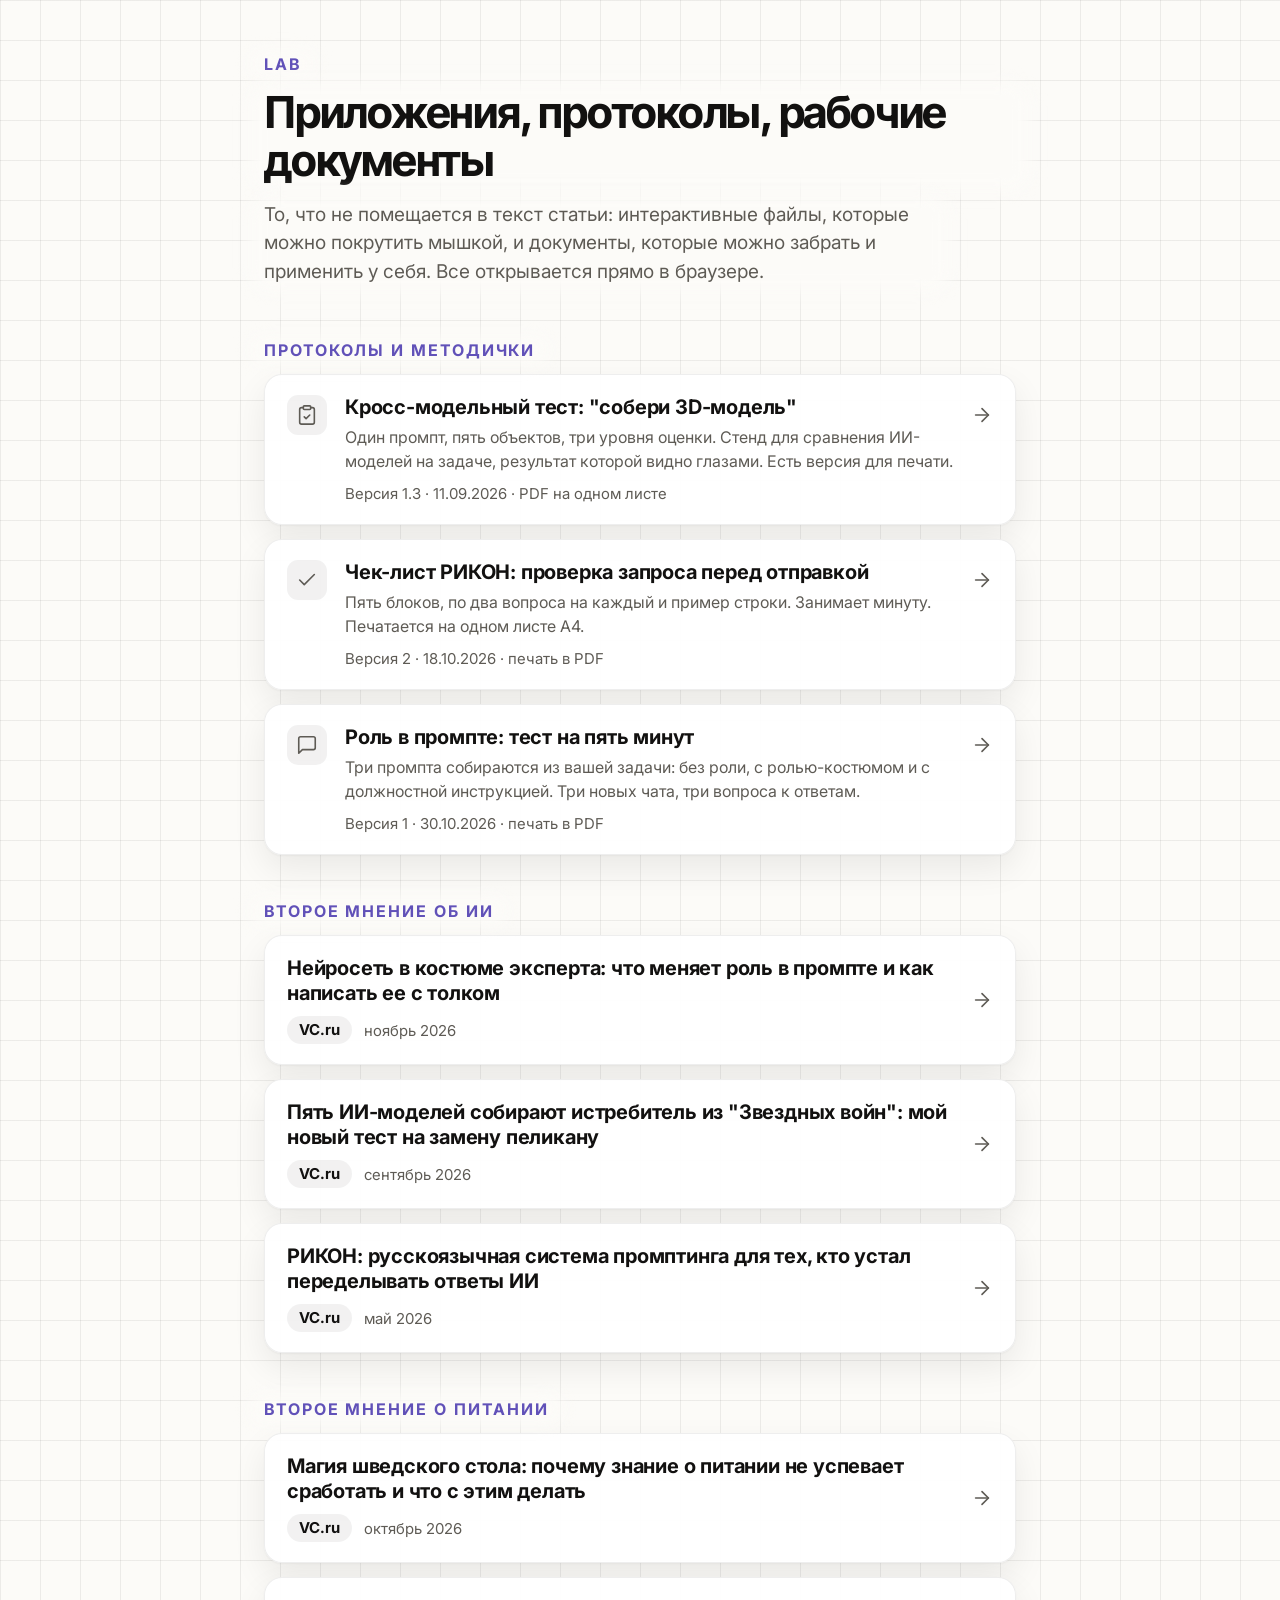
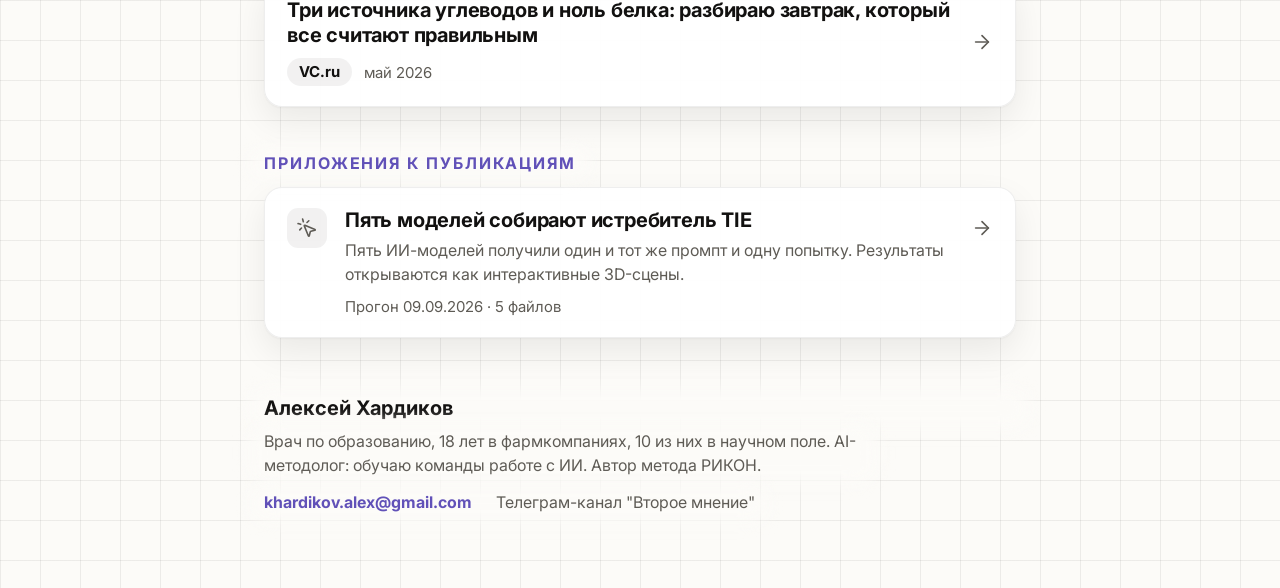
<file: index.html>
<!doctype html>
<html lang="ru" class="so-light so-font-inter">
<head>
<meta charset="utf-8">
<meta name="viewport" content="width=device-width, initial-scale=1">
<meta name="color-scheme" content="light dark">
<meta name="description" content="Интерактивные файлы к статьям, протоколы и методички.">
<meta property="og:type" content="article">
<meta property="og:site_name" content="lab - Алексей Хардиков">
<meta property="og:url" content="https://solameer.github.io/lab/">
<meta property="og:title" content="lab - приложения к публикациям и рабочие документы">
<meta property="og:description" content="Интерактивные файлы к статьям, протоколы и методички.">
<meta property="og:image" content="https://solameer.github.io/lab/articles/tie-fighter/preview.png">
<meta property="og:image:width" content="1200">
<meta property="og:image:height" content="630">
<title>lab - приложения к публикациям, Алексей Хардиков</title>
<!-- Значения цвета, кегля и формы - из tokens.css (копия кита "Второе мнение"), здесь только раскладка -->
<link rel="stylesheet" href="tokens.css">
<link rel="stylesheet" href="fonts.css">
<script>
  /* светлый режим по умолчанию; тёмный - по системной настройке. Без скриптов остаётся светлый */
  (function(){try{var m=matchMedia('(prefers-color-scheme: dark)');
    function a(){var c=document.documentElement.classList;c.toggle('so-dark',m.matches);c.toggle('so-light',!m.matches)}
    a();m.addEventListener('change',a)}catch(e){}})();
</script>
<style>
  *{box-sizing:border-box}
  html{-webkit-text-size-adjust:100%}
  body{margin:0;background-color:var(--so-bg);color:var(--so-ink);
       font:400 17px/var(--so-lh-text) var(--so-text);-webkit-font-smoothing:antialiased;
       text-rendering:optimizeLegibility;
       background-image:linear-gradient(var(--so-grid-line) 1px,transparent 1px),
                        linear-gradient(90deg,var(--so-grid-line) 1px,transparent 1px);
       background-size:40px 40px}
  .wrap{max-width:800px;margin:0 auto;padding:56px 24px 72px}

  /* узкая маска под текстом, который стоит прямо на сетке (rules, раздел 1) */
  .fx{position:relative;isolation:isolate}
  .fx:before{content:"";position:absolute;inset:-6px -14px;z-index:-1;border-radius:22px;
             background:var(--so-mask);filter:blur(8px)}

  .kick{margin:0 0 16px;font:var(--so-kick-weight) var(--so-size-kick)/1 var(--so-text);
        letter-spacing:var(--so-kick-track);text-transform:uppercase;color:var(--so-acc);width:fit-content}
  h1{margin:0 0 16px;font:700 var(--so-size-h1)/var(--so-lh-h1) var(--so-disp);
     letter-spacing:var(--so-track);width:fit-content;max-width:100%}
  .lead{margin:0;max-width:56ch;width:fit-content;font-size:19px;line-height:1.5;color:var(--so-muted)}
  header{margin-bottom:56px}

  section{margin-bottom:48px}
  .list{display:flex;flex-direction:column;gap:14px}

  /* карточка-ссылка: непрозрачная подложка кита, значок на нейтральной плашке */
  .card{display:grid;grid-template-columns:var(--so-tile) 1fr var(--so-icon);column-gap:18px;align-items:start;
        padding:20px 22px;border-radius:var(--so-radius-card);text-decoration:none;color:inherit;
        background:var(--so-surf);border:1px solid var(--so-cardline);box-shadow:var(--so-lift);
        transition:border-color .15s,box-shadow .15s}
  .card:hover{border-color:var(--so-acc);box-shadow:var(--so-lift),0 0 0 1px var(--so-acc)}
  .card:focus-visible{outline:3px solid var(--so-acc);outline-offset:3px}
  .tile{display:flex;width:var(--so-tile);height:var(--so-tile);align-items:center;justify-content:center;
        border-radius:var(--so-radius-tile);background:var(--so-chip);color:var(--so-muted);transition:.15s}
  .card:hover .tile{background:var(--so-acc-chip);color:var(--so-tint-ink)}
  .ic{width:var(--so-icon);height:var(--so-icon);fill:none;stroke:currentColor;stroke-width:var(--so-icon-stroke);
      stroke-linecap:round;stroke-linejoin:round;flex:none}
  .go{color:var(--so-muted);margin-top:9px;transition:.15s}
  .card:hover .go{color:var(--so-acc);transform:translateX(3px)}
  .t{display:block;margin:0 0 5px;font-weight:700;font-size:20px;line-height:1.25;letter-spacing:-.01em}
  .d{display:block;font-size:16px;line-height:1.5;color:var(--so-muted)}
  .m{display:block;margin-top:10px;font-size:15px;line-height:1.4;color:var(--so-muted)}

  /* публикации: без значка, заголовок, пилюля площадки и месяц */
  .card.pub{grid-template-columns:1fr var(--so-icon);align-items:center}
  .card.pub .go{margin-top:0}
  .card.pub .t{margin-bottom:10px}
  .card.pub .m{margin-top:0;display:flex;flex-wrap:wrap;align-items:center;gap:6px 12px}
  .pl{display:inline-block;padding:5px 12px;border-radius:var(--so-radius-pill);background:var(--so-chip);
      color:var(--so-ink);font-weight:700;font-size:15px;line-height:1.2}

  footer{margin-top:56px}
  footer .who{display:block;margin:0 0 6px;font-weight:700;font-size:20px;color:var(--so-ink)}
  footer p{margin:0 0 14px;max-width:60ch;width:fit-content;font-size:16px;line-height:1.5;color:var(--so-muted)}
  .links{display:flex;flex-wrap:wrap;gap:6px 24px;width:fit-content;font-size:16px}
  .links a{color:var(--so-acc);text-decoration:none;font-weight:700;border-bottom:1px solid transparent}
  .links a:hover{border-bottom-color:var(--so-acc)}
  .links a.minor{color:var(--so-muted);font-weight:400}
  .links a.minor:hover{color:var(--so-ink);border-bottom-color:var(--so-muted)}
  .links a:focus-visible{outline:3px solid var(--so-acc);outline-offset:3px;border-radius:4px}

  @media(max-width:600px){
    .wrap{padding:32px 16px 48px}
    header{margin-bottom:40px}
    h1{font-size:34px}
    .lead{font-size:17px}
    section{margin-bottom:36px}
    .card{grid-template-columns:var(--so-tile) 1fr;padding:16px}
    .card .go{display:none}
    .card.pub{grid-template-columns:1fr}
    .t{font-size:18px}
  }
  @media(prefers-reduced-motion:reduce){.card,.tile,.go{transition:none}}
</style>
</head>
<body>

<!-- значки Lucide (ISC), assets/icons кита -->
<svg width="0" height="0" style="position:absolute" aria-hidden="true" focusable="false">
  <symbol id="i-pointer" viewBox="0 0 24 24"><path d="M14 4.1 12 6"/><path d="m5.1 8-2.9-.8"/><path d="m6 12-1.9 2"/><path d="M7.2 2.2 8 5.1"/><path d="M9.037 9.69a.498.498 0 0 1 .653-.653l11 4.5a.5.5 0 0 1-.074.949l-4.349 1.041a1 1 0 0 0-.74.739l-1.04 4.35a.5.5 0 0 1-.95.074z"/></symbol>
  <symbol id="i-clipboard" viewBox="0 0 24 24"><rect width="8" height="4" x="8" y="2" rx="1" ry="1"/><path d="M16 4h2a2 2 0 0 1 2 2v14a2 2 0 0 1-2 2H6a2 2 0 0 1-2-2V6a2 2 0 0 1 2-2h2"/><path d="m9 14 2 2 4-4"/></symbol>
  <symbol id="i-check" viewBox="0 0 24 24"><path d="M20 6 9 17l-5-5"/></symbol>
  <symbol id="i-message" viewBox="0 0 24 24"><path d="M21 15a2 2 0 0 1-2 2H7l-4 4V5a2 2 0 0 1 2-2h14a2 2 0 0 1 2 2z"/></symbol>
  <symbol id="i-arrow" viewBox="0 0 24 24"><path d="M5 12h14"/><path d="m12 5 7 7-7 7"/></symbol>
</svg>

<div class="wrap">

<header>
  <p class="kick fx">lab</p>
  <h1 class="fx">Приложения, протоколы, рабочие документы</h1>
  <p class="lead fx">То, что не помещается в текст статьи: интерактивные файлы, которые можно покрутить мышкой, и документы, которые можно забрать и применить у себя. Все открывается прямо в браузере.</p>
</header>

<main>

<section>
  <h2 class="kick fx">Протоколы и методички</h2>
  <div class="list">
    <a class="card" href="guides/3d-model-eval/">
      <span class="tile"><svg class="ic" aria-hidden="true"><use href="#i-clipboard"/></svg></span>
      <span>
        <span class="t">Кросс-модельный тест: "собери 3D-модель"</span>
        <span class="d">Один промпт, пять объектов, три уровня оценки. Стенд для сравнения ИИ-моделей на задаче, результат которой видно глазами. Есть версия для печати.</span>
        <span class="m">Версия 1.3 · 11.09.2026 · PDF на одном листе</span>
      </span>
      <svg class="ic go" aria-hidden="true"><use href="#i-arrow"/></svg>
    </a>
    <a class="card" href="guides/rikon-checklist/">
      <span class="tile"><svg class="ic" aria-hidden="true"><use href="#i-check"/></svg></span>
      <span>
        <span class="t">Чек-лист РИКОН: проверка запроса перед отправкой</span>
        <span class="d">Пять блоков, по два вопроса на каждый и пример строки. Занимает минуту. Печатается на одном листе A4.</span>
        <span class="m">Версия 2 · 18.10.2026 · печать в PDF</span>
      </span>
      <svg class="ic go" aria-hidden="true"><use href="#i-arrow"/></svg>
    </a>
    <a class="card" href="guides/prompt-role-test/">
      <span class="tile"><svg class="ic" aria-hidden="true"><use href="#i-message"/></svg></span>
      <span>
        <span class="t">Роль в промпте: тест на пять минут</span>
        <span class="d">Три промпта собираются из вашей задачи: без роли, с ролью-костюмом и с должностной инструкцией. Три новых чата, три вопроса к ответам.</span>
        <span class="m">Версия 1 · 30.10.2026 · печать в PDF</span>
      </span>
      <svg class="ic go" aria-hidden="true"><use href="#i-arrow"/></svg>
    </a>
  </div>
</section>

<section>
  <h2 class="kick fx">Второе мнение об ИИ</h2>
  <div class="list">
    <a class="card pub" href="https://vc.ru/ai/3232411-rol-neyroseti-v-promptakh" target="_blank" rel="noopener">
      <span>
        <span class="t">Нейросеть в костюме эксперта: что меняет роль в промпте и как написать ее с толком</span>
        <span class="m"><span class="pl">VC.ru</span>ноябрь 2026</span>
      </span>
      <svg class="ic go" aria-hidden="true"><use href="#i-arrow"/></svg>
    </a>
    <!-- статья про TIE стоит временно (решение автора 10.11.2026): убрать, когда на полке наберётся больше публикаций -->
    <a class="card pub" href="https://vc.ru/dr_ak/3140255-ii-modeli-sozdaiut-3d-istrebitel-iz-zvezdnykh-voyn" target="_blank" rel="noopener">
      <span>
        <span class="t">Пять ИИ-моделей собирают истребитель из "Звездных войн": мой новый тест на замену пеликану</span>
        <span class="m"><span class="pl">VC.ru</span>сентябрь 2026</span>
      </span>
      <svg class="ic go" aria-hidden="true"><use href="#i-arrow"/></svg>
    </a>
    <a class="card pub" href="https://vc.ru/ai/2920905-rikon-effektivnyj-prompting-dlja-raboty-s-ii" target="_blank" rel="noopener">
      <span>
        <span class="t">РИКОН: русскоязычная система промптинга для тех, кто устал переделывать ответы ИИ</span>
        <span class="m"><span class="pl">VC.ru</span>май 2026</span>
      </span>
      <svg class="ic go" aria-hidden="true"><use href="#i-arrow"/></svg>
    </a>
  </div>
</section>

<section>
  <h2 class="kick fx">Второе мнение о питании</h2>
  <div class="list">
    <a class="card pub" href="https://vc.ru/food/3199090" target="_blank" rel="noopener">
      <span>
        <span class="t">Магия шведского стола: почему знание о питании не успевает сработать и что с этим делать</span>
        <span class="m"><span class="pl">VC.ru</span>октябрь 2026</span>
      </span>
      <svg class="ic go" aria-hidden="true"><use href="#i-arrow"/></svg>
    </a>
    <a class="card pub" href="https://vc.ru/food/2940636-zavtrak-s-ovsyankoy-i-bananom-nedostatok-belka" target="_blank" rel="noopener">
      <span>
        <span class="t">Три источника углеводов и ноль белка: разбираю завтрак, который все считают правильным</span>
        <span class="m"><span class="pl">VC.ru</span>май 2026</span>
      </span>
      <svg class="ic go" aria-hidden="true"><use href="#i-arrow"/></svg>
    </a>
  </div>
</section>

<section>
  <h2 class="kick fx">Приложения к публикациям</h2>
  <div class="list">
    <a class="card" href="articles/tie-fighter/">
      <span class="tile"><svg class="ic" aria-hidden="true"><use href="#i-pointer"/></svg></span>
      <span>
        <span class="t">Пять моделей собирают истребитель TIE</span>
        <span class="d">Пять ИИ-моделей получили один и тот же промпт и одну попытку. Результаты открываются как интерактивные 3D-сцены.</span>
        <span class="m">Прогон 09.09.2026 · 5 файлов</span>
      </span>
      <svg class="ic go" aria-hidden="true"><use href="#i-arrow"/></svg>
    </a>
  </div>
</section>

</main>

<footer>
  <span class="who fx">Алексей Хардиков</span>
  <p class="fx">Врач по образованию, 18 лет в фармкомпаниях, 10 из них в научном поле. AI-методолог: обучаю команды работе с ИИ. Автор метода РИКОН.</p>
  <div class="links fx">
    <a href="mailto:khardikov.alex@gmail.com">khardikov.alex@gmail.com</a>
    <a class="minor" href="https://t.me/dr_khardikov">Телеграм-канал "Второе мнение"</a>
  </div>
</footer>

</div>
</body>
</html>
</file>
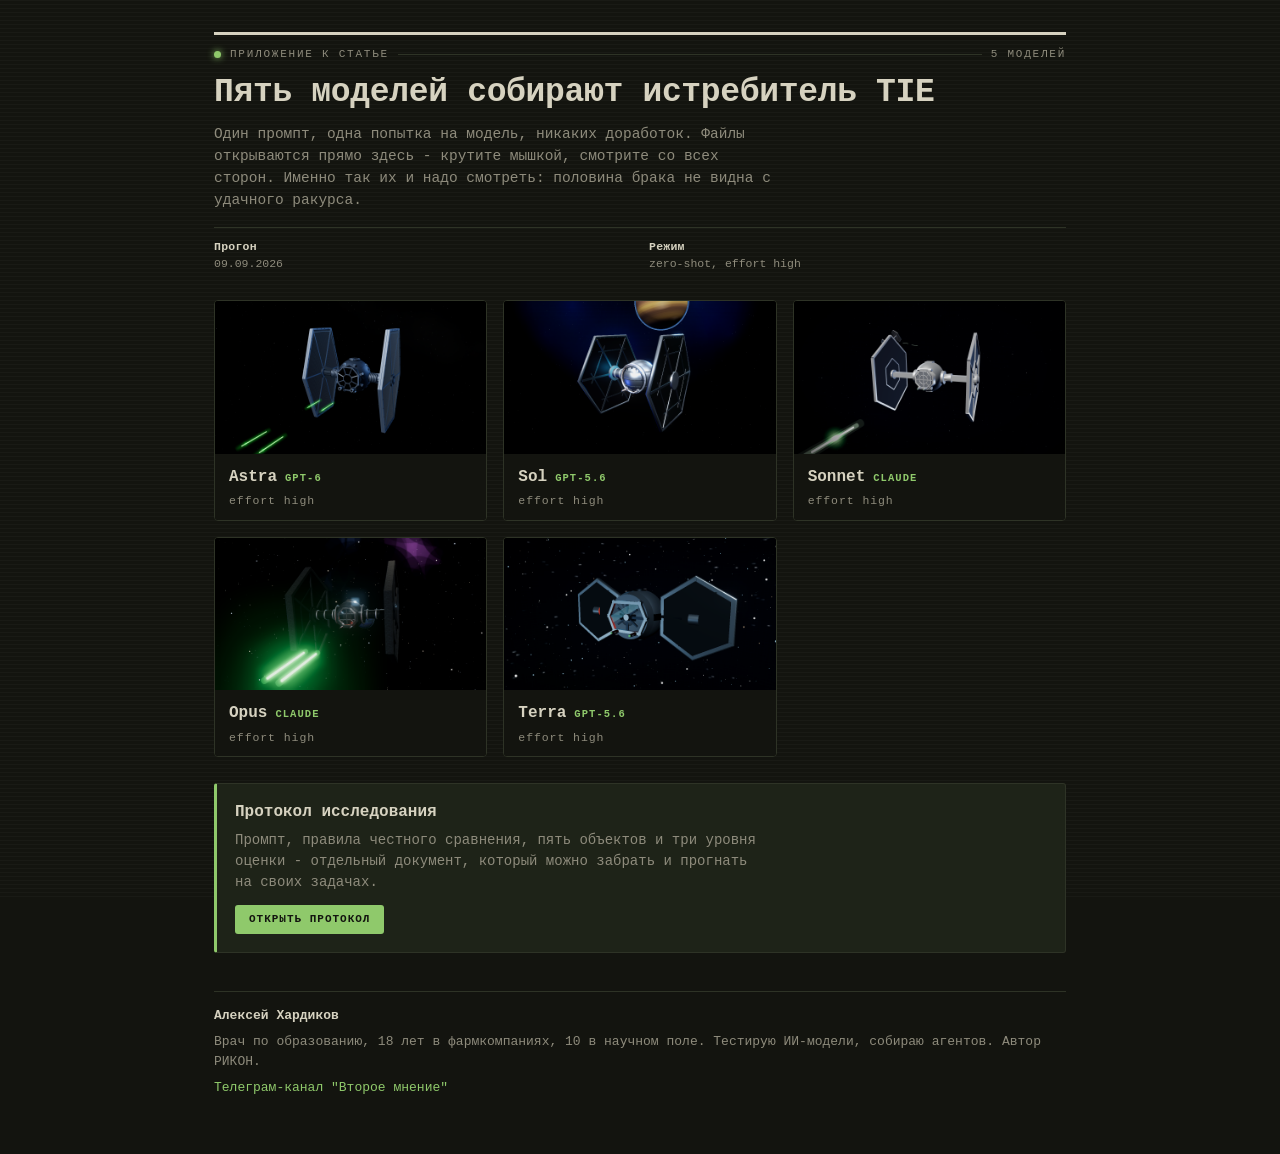
<file: articles/tie-fighter/index.html>
<!doctype html>
<html lang="ru">
<head>
<meta charset="utf-8">
<meta name="viewport" content="width=device-width, initial-scale=1">
<meta name="description" content="Один промпт, одна попытка на модель, никаких доработок.">
<meta property="og:type" content="article">
<meta property="og:site_name" content="lab - Алексей Хардиков">
<meta property="og:url" content="https://solameer.github.io/lab/articles/tie-fighter/">
<meta property="og:title" content="Пять ИИ-моделей собирают истребитель TIE">
<meta property="og:description" content="Один промпт, одна попытка на модель, никаких доработок.">
<meta property="og:image" content="https://solameer.github.io/lab/articles/tie-fighter/preview.png">
<meta property="og:image:width" content="1200">
<meta property="og:image:height" content="630">
<title>Пять моделей собирают истребитель TIE - приложение к статье</title>
<style>
  :root{
    --paper:#13140F; --ink:#D6D2C0; --muted:#8E8B7C; --rule:#2E3326;
    --accent:#8FC96B; --accent-soft:#1E2318; --tile:#0B0C08;
    --serif: ui-monospace,"Cascadia Mono",Consolas,monospace;
    --sans: ui-monospace,"Cascadia Mono",Consolas,monospace;
    --mono: ui-monospace,"Cascadia Mono",Consolas,monospace;
  }
  *{box-sizing:border-box}
  body{margin:0;background:var(--paper);color:var(--ink);font-family:var(--sans);
       font-size:16px;line-height:1.52;-webkit-font-smoothing:antialiased}
  .wrap{max-width:900px;margin:0 auto;padding:32px 24px 56px;position:relative;z-index:10}

  header{border-top:3px solid var(--ink);padding-top:14px;margin-bottom:28px}
  .kicker{font:600 11px/1 var(--mono);letter-spacing:.18em;text-transform:uppercase;
          color:var(--accent);margin-bottom:11px}
  h1{font-family:var(--sans);font-weight:600;font-size:clamp(25px,3.8vw,33px);
     line-height:1.18;margin:0 0 10px;letter-spacing:-.01em}
  .sub{color:var(--muted);font-size:14.5px;margin:0 0 16px;max-width:64ch}
  .meta{display:grid;grid-template-columns:repeat(auto-fit,minmax(130px,1fr));
        gap:7px 18px;border-top:1px solid var(--rule);padding-top:11px;
        font:11.5px/1.45 var(--mono);color:var(--muted)}
  .meta b{display:block;color:var(--ink);font-weight:600;letter-spacing:.02em}

  .bar{display:flex;gap:9px;align-items:center;margin-bottom:14px;
       font:11px/1 var(--mono);letter-spacing:.16em;text-transform:uppercase;color:var(--muted)}
  .bar i{width:7px;height:7px;background:var(--accent);border-radius:50%;
         box-shadow:0 0 7px var(--accent)}
  .bar span{flex:1;height:1px;background:var(--rule)}

  .grid{display:grid;grid-template-columns:repeat(auto-fill,minmax(252px,1fr));gap:16px}
  .card{display:block;text-decoration:none;color:inherit;border:1px solid var(--rule);
        border-radius:4px;overflow:hidden;background:var(--tile);transition:.16s}
  .card:hover{border-color:var(--accent);transform:translateY(-2px)}
  .shot{display:block;aspect-ratio:16/9;background:var(--tile);overflow:hidden}
  .shot img{width:100%;height:100%;object-fit:cover;display:block;opacity:.94;transition:.16s}
  .card:hover .shot img{opacity:1}
  .cap{display:block;padding:11px 14px 13px;background:var(--paper)}
  .cap b{display:flex;align-items:baseline;gap:8px;font-size:16px;margin-bottom:6px}
  .cap em{font:600 10.5px/1 var(--mono);letter-spacing:.1em;text-transform:uppercase;
          font-style:normal;color:var(--accent)}
  .what{display:block;color:var(--muted);font:11.5px/1 var(--mono);letter-spacing:.08em}

  .next{margin-top:26px;border:1px solid var(--rule);border-left:3px solid var(--accent);
        border-radius:3px;padding:16px 18px 18px;background:var(--accent-soft)}
  .next b{display:block;font-size:16px;margin-bottom:5px}
  .next p{margin:0 0 12px;color:var(--muted);font-size:14px;max-width:62ch}
  .btn{display:inline-block;text-decoration:none;font:600 11px/1 var(--mono);
       letter-spacing:.09em;text-transform:uppercase;color:var(--paper);
       background:var(--accent);border-radius:3px;padding:9px 14px}

  footer{border-top:1px solid var(--rule);margin-top:38px;padding-top:14px;
         display:flex;flex-wrap:wrap;gap:6px 26px;align-items:baseline;
         font-size:13px;color:var(--muted)}
  footer .who{color:var(--ink);font-weight:600}
  footer a{color:var(--accent);text-decoration:none;border-bottom:1px solid transparent}
  footer a:hover{border-bottom-color:var(--accent)}
  @media(max-width:560px){ .wrap{padding:22px 16px 40px} }

  /* полосы развертки: кадр читается экранным, но глаз не считывает их как эффект */
  body::after{content:"";position:fixed;inset:0;pointer-events:none;z-index:9;
    background:repeating-linear-gradient(to bottom,rgba(255,255,255,.028) 0 1px,transparent 1px 4px)}
  .card:hover{border-color:var(--accent)}
  .card:hover .shot img{opacity:1}
</style>
</head>
<body>
<div class="wrap">

<header>
  <div class="bar"><i></i>Приложение к статье<span></span>5 моделей</div>
  <h1>Пять моделей собирают истребитель TIE</h1>
  <p class="sub">Один промпт, одна попытка на модель, никаких доработок. Файлы открываются прямо здесь - крутите мышкой, смотрите со всех сторон. Именно так их и надо смотреть: половина брака не видна с удачного ракурса.</p>
  <div class="meta">
    <div><b>Прогон</b>09.09.2026</div>
    <div><b>Режим</b>zero-shot, effort high</div>
  </div>
</header>

<div class="grid">
  <a class="card" href="astra.html">
    <span class="shot"><img src="shots/astra.png" alt="Модель Astra" loading="lazy"></span>
    <span class="cap">
      <b>Astra<em>GPT-6</em></b>
      <span class="what">effort high</span>
    </span>
  </a>
  <a class="card" href="sol.html">
    <span class="shot"><img src="shots/sol.png" alt="Модель Sol" loading="lazy"></span>
    <span class="cap">
      <b>Sol<em>GPT-5.6</em></b>
      <span class="what">effort high</span>
    </span>
  </a>
  <a class="card" href="sonnet.html">
    <span class="shot"><img src="shots/sonnet.png" alt="Модель Sonnet" loading="lazy"></span>
    <span class="cap">
      <b>Sonnet<em>Claude</em></b>
      <span class="what">effort high</span>
    </span>
  </a>
  <a class="card" href="opus.html">
    <span class="shot"><img src="shots/opus.png" alt="Модель Opus" loading="lazy"></span>
    <span class="cap">
      <b>Opus<em>Claude</em></b>
      <span class="what">effort high</span>
    </span>
  </a>
  <a class="card" href="terra.html">
    <span class="shot"><img src="shots/terra.png" alt="Модель Terra" loading="lazy"></span>
    <span class="cap">
      <b>Terra<em>GPT-5.6</em></b>
      <span class="what">effort high</span>
    </span>
  </a>
</div>

<section class="next">
  <b>Протокол исследования</b>
  <p>Промпт, правила честного сравнения, пять объектов и три уровня оценки - отдельный документ, который можно забрать и прогнать на своих задачах.</p>
  <a class="btn" href="../../guides/3d-model-eval/">Открыть протокол</a>
</section>

<footer>
  <span class="who">Алексей Хардиков</span>
  <span>Врач по образованию, 18 лет в фармкомпаниях, 10 в научном поле. Тестирую ИИ-модели, собираю агентов. Автор РИКОН.</span>
  <a href="https://t.me/dr_khardikov">Телеграм-канал "Второе мнение"</a>
</footer>

</div>

</body>
</html>
</file>
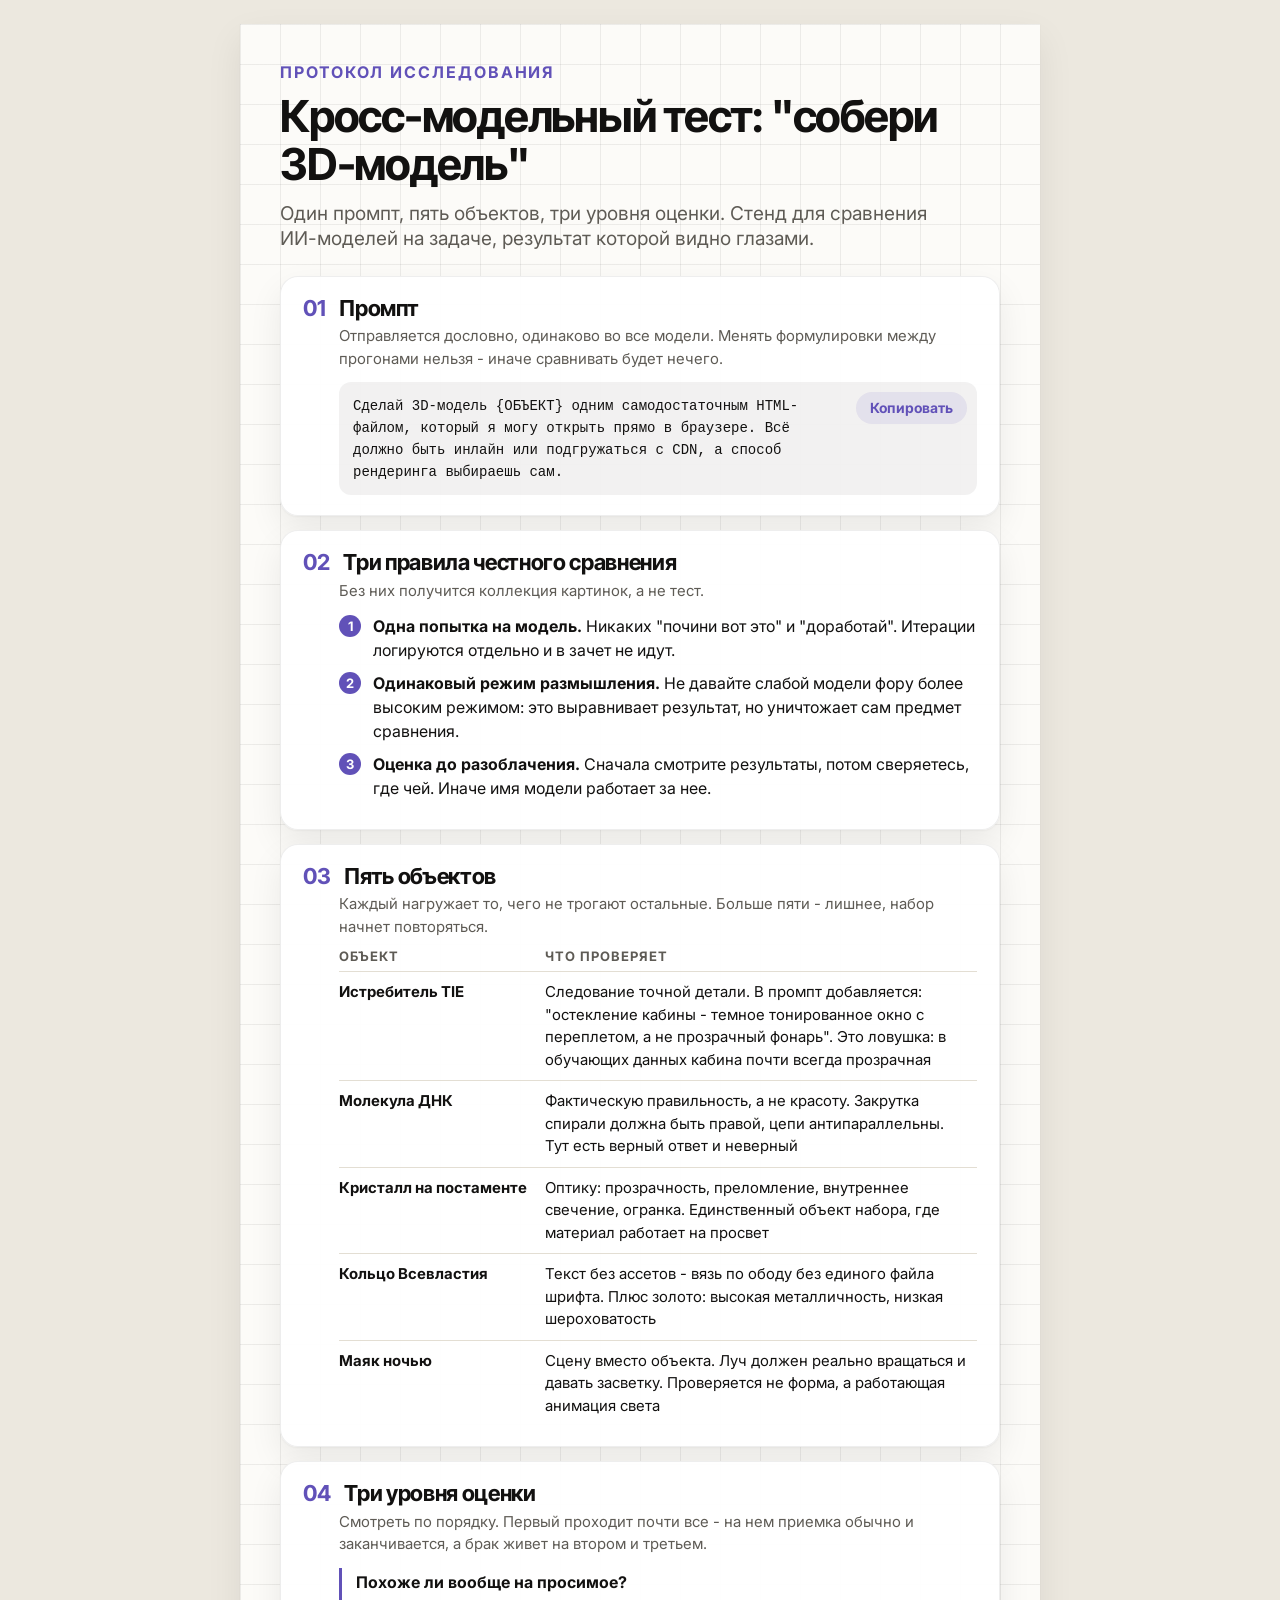
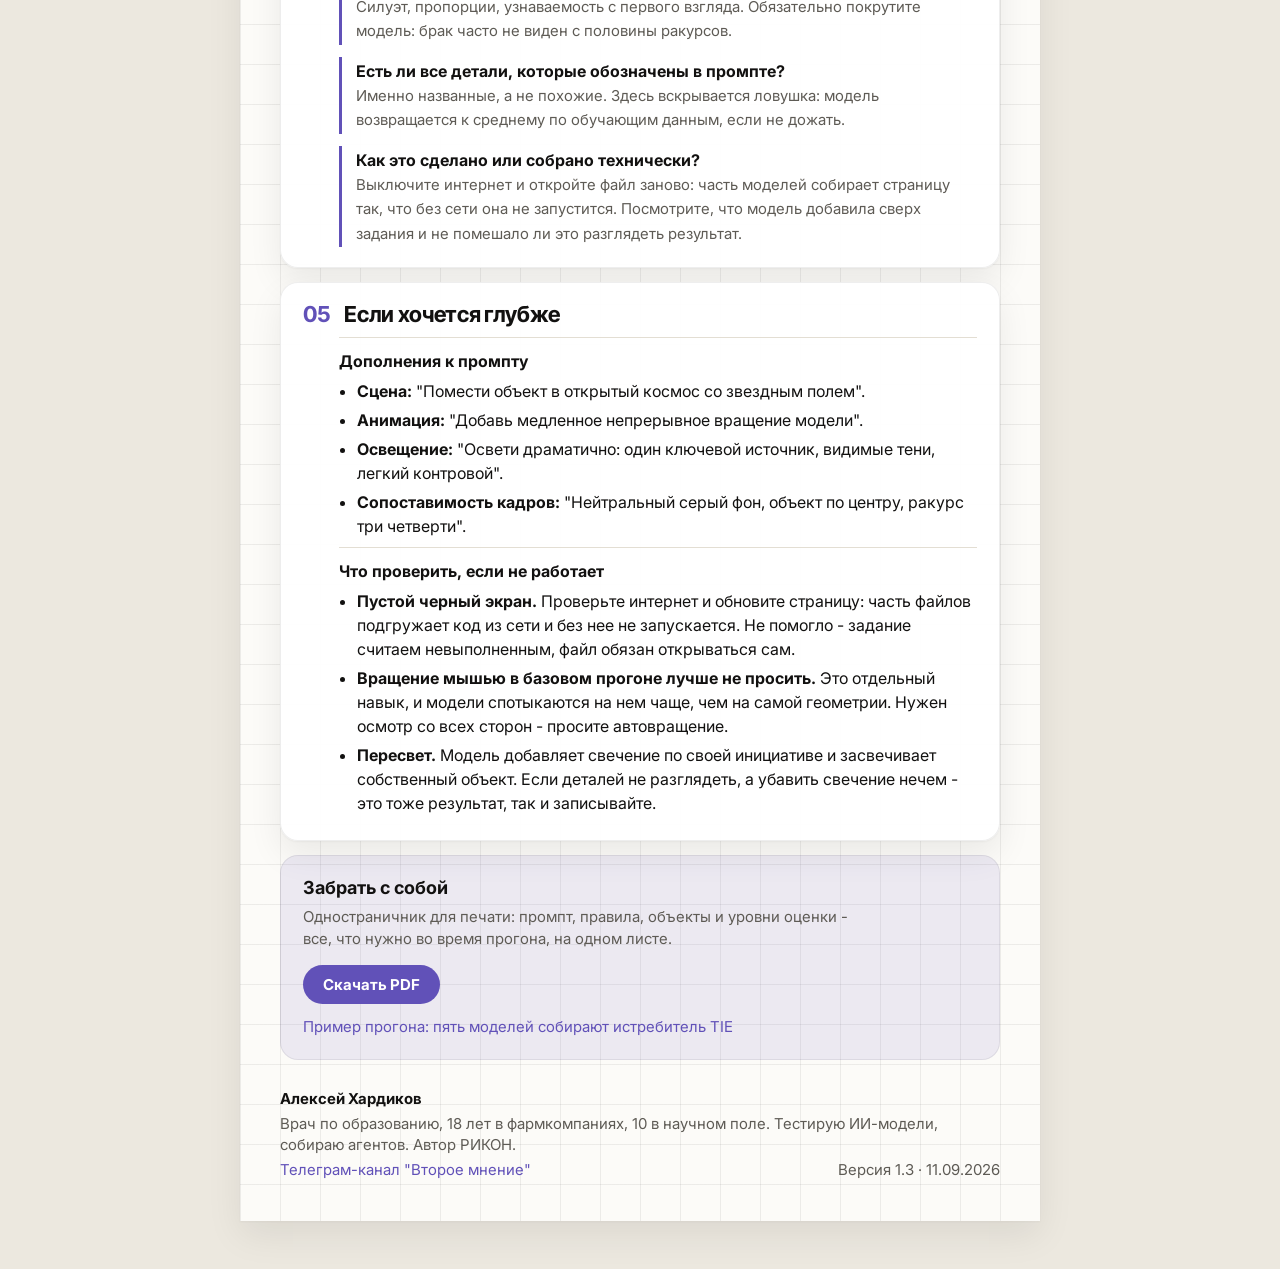
<file: guides/3d-model-eval/index.html>
<!doctype html>
<html lang="ru" class="so-light so-font-inter">
<head>
<meta charset="utf-8">
<meta name="viewport" content="width=device-width, initial-scale=1">
<meta name="description" content="Один промпт, пять объектов, три уровня оценки.">
<meta property="og:type" content="article">
<meta property="og:site_name" content="lab - Алексей Хардиков">
<meta property="og:url" content="https://solameer.github.io/lab/guides/3d-model-eval/">
<meta property="og:title" content="Протокол исследования: кросс-модельный тест 3D-генерации">
<meta property="og:description" content="Один промпт, пять объектов, три уровня оценки.">
<meta property="og:image" content="https://solameer.github.io/lab/guides/3d-model-eval/preview.png">
<meta property="og:image:width" content="1200">
<meta property="og:image:height" content="630">
<title>Протокол исследования: кросс-модельный тест 3D-генерации</title>
<!-- Значения - из tokens.css (копия кита "Второе мнение"), в странице только раскладка -->
<link rel="stylesheet" href="../../tokens.css">
<link rel="stylesheet" href="../../fonts.css">
<style>
  :root{color-scheme:light}
  *{box-sizing:border-box}
  html{-webkit-text-size-adjust:100%}
  body{margin:0;background:var(--so-desk);color:var(--so-ink);font:400 16px/1.5 var(--so-text);
       -webkit-font-smoothing:antialiased;text-rendering:optimizeLegibility;padding:24px 16px 48px}

  /* лист 800 px с сеткой кита, как у остальных методичек */
  .wrap{width:800px;max-width:100%;margin:0 auto;padding:40px;
        background-color:var(--so-bg);
        background-image:linear-gradient(var(--so-grid-line) 1px,transparent 1px),
                         linear-gradient(90deg,var(--so-grid-line) 1px,transparent 1px);
        background-size:40px 40px;box-shadow:var(--so-lift)}

  /* ---- шапка ---- */
  header{margin-bottom:24px}
  .kicker{font:700 var(--so-size-kick)/1 var(--so-text);letter-spacing:var(--so-kick-track);
          text-transform:uppercase;color:var(--so-acc);margin:0 0 12px}
  h1{font:700 var(--so-size-h1)/var(--so-lh-h1) var(--so-disp);letter-spacing:var(--so-track);margin:0 0 12px}
  .sub{color:var(--so-muted);font-size:19px;line-height:1.35;margin:0;max-width:56ch}

  /* ---- секции: непрозрачные карточки ---- */
  section{margin:0 0 14px;padding:18px 22px 20px;background:var(--so-surf);border:1px solid var(--so-cardline);
          border-radius:var(--so-radius-card);box-shadow:var(--so-lift)}
  h2{font:700 22px/1.2 var(--so-disp);letter-spacing:-.015em;margin:0 0 4px;
     display:flex;align-items:baseline;gap:14px}
  h2 .n{font:700 22px/1 var(--so-disp);color:var(--so-acc);flex:none;font-variant-numeric:tabular-nums}
  .lead{color:var(--so-muted);font-size:15px;margin:0 0 12px;padding-left:36px}
  .body{padding-left:36px}
  @media(max-width:640px){ .lead,.body{padding-left:0} }

  /* ---- промпт: машинный текст - моноширинный ---- */
  .prompt{position:relative;background:var(--so-chip);border-radius:12px;padding:14px 14px 12px}
  .prompt pre{margin:0;padding-right:120px;font:400 14px/1.55 var(--so-font-mono);white-space:pre-wrap;word-break:break-word}
  .copy{position:absolute;top:10px;right:10px;font:700 14px/1 var(--so-text);color:var(--so-tint-ink);
        background:var(--so-acc-chip);border:0;border-radius:var(--so-radius-pill);padding:9px 14px;cursor:pointer;transition:.15s}
  .copy:hover{background:var(--so-acc);color:var(--so-on-acc)}
  .copy.done{color:var(--so-on-acc);background:var(--so-acc)}
  .copy:focus-visible,.take .btn:focus-visible,.take .alt:focus-visible{outline:3px solid var(--so-acc);outline-offset:2px}

  /* ---- правила и уровни ---- */
  ol.rules{margin:0;padding:0;list-style:none;counter-reset:r}
  ol.rules li{counter-increment:r;position:relative;padding:0 0 9px 34px;margin:0}
  ol.rules li::before{content:counter(r);position:absolute;left:0;top:1px;
      font:700 13px/22px var(--so-text);width:22px;height:22px;text-align:center;
      color:var(--so-on-acc);background:var(--so-acc);border-radius:50%}
  ol.rules b{font-weight:700}

  /* ---- таблица объектов ---- */
  table{width:100%;border-collapse:collapse;font-size:15px}
  th{text-align:left;font:700 13px/1 var(--so-text);letter-spacing:.08em;
     text-transform:uppercase;color:var(--so-muted);padding:0 8px 8px 0;
     border-bottom:1px solid var(--so-line)}
  td{padding:9px 8px 9px 0;border-bottom:1px solid var(--so-line);vertical-align:top}
  td:first-child{font-weight:700;white-space:nowrap;padding-right:18px}
  tr:last-child td{border-bottom:none}

  .levels{display:grid;gap:12px}
  .level{border-left:3px solid var(--so-acc);padding:2px 0 2px 14px}
  .level b{display:block;font-size:16px}
  .level span{color:var(--so-muted);font-size:15px}

  /* ---- дополнительные блоки: раскрыты всегда ---- */
  .more{border-top:1px solid var(--so-line);padding-top:11px;margin-top:9px}
  .more>b{display:block;font-size:16px;margin-bottom:6px}
  .more ul{margin:0;padding-left:18px}
  .more li{margin-bottom:5px}
  .print-only{display:none}

  /* ---- блок "забрать с собой": только экран ---- */
  section.take{background:var(--so-acc-chip);box-shadow:none}
  .take>b{display:block;font-size:18px;margin-bottom:5px}
  .take p{margin:0 0 14px;color:var(--so-muted);font-size:15px;max-width:62ch}
  .take .btn{display:inline-block;text-decoration:none;font:700 15px/1 var(--so-text);
       color:var(--so-on-acc);background:var(--so-acc);border-radius:var(--so-radius-pill);padding:12px 20px}
  .take .btn:hover{background:color-mix(in srgb,var(--so-acc),#000 14%)}
  .take .alt{display:block;margin-top:12px;font-size:15px;color:var(--so-tint-ink);
       text-decoration:none;border-bottom:1px solid transparent;width:fit-content}
  .take .alt:hover{border-bottom-color:var(--so-tint-ink)}

  /* ---- колофон ---- */
  footer{margin-top:28px;display:flex;flex-wrap:wrap;gap:4px 20px;align-items:baseline;
         font-size:15px;line-height:1.4;color:var(--so-muted)}
  footer .who{color:var(--so-ink);font-weight:700}
  footer .ver{margin-left:auto}
  footer a{color:var(--so-acc);text-decoration:none;border-bottom:1px solid transparent}
  footer a:hover{border-bottom-color:var(--so-acc)}

  /* телефон: колонка без рамки листа */
  @media(max-width:640px){
    body{padding:0 0 32px;background:var(--so-bg)}
    .wrap{padding:24px 16px;box-shadow:none}
    h1{font-size:32px} .sub{font-size:17px}
    section{padding:16px 14px 18px}
    td:first-child{white-space:normal;padding-right:12px}
    .prompt pre{padding-right:0;padding-bottom:44px}
    .copy{top:auto;bottom:10px}
    footer .ver{margin-left:0}
  }

  /* ---- печать: отдельный носитель, своя типографика. Цель - один лист A4 ---- */
  @page{ size:A4; margin:11mm 13mm 9mm }
  @media print{
    *{-webkit-print-color-adjust:exact;print-color-adjust:exact}
    html,body{background:#fff;font-size:10pt;line-height:1.36}
    body{padding:0}
    .wrap{width:auto;max-width:none;padding:0;background:#fff;box-shadow:none}
    .copy{display:none}
    .screen-only{display:none}
    .print-only{display:inline}

    header{margin-bottom:11pt}
    .kicker{font-size:8pt;margin-bottom:4pt}
    h1{font-size:18pt;line-height:1.12;margin:0 0 4pt}
    .sub{font-size:10pt;margin:0 0 6pt;max-width:none}

    section{margin:0 0 7.2pt;padding:0;background:none;border:0;border-radius:0;box-shadow:none}
    h2{font-size:12pt;margin:0 0 2pt}
    h2 .n{font-size:12pt}
    .lead{font-size:9pt;margin:0 0 4pt;padding-left:20pt}
    .body{padding-left:20pt}

    .prompt{padding:7pt 8pt 6pt;border-radius:6pt}
    .prompt pre{font-size:9pt;line-height:1.36;padding-right:0;padding-bottom:0}
    ol.rules li{padding-bottom:3.6pt;padding-left:22pt}
    ol.rules li::before{width:14pt;height:14pt;font-size:8pt;line-height:14pt;top:.5pt}
    table{font-size:9pt} th{font-size:7.5pt;padding-bottom:3pt}
    td{padding:3pt 6pt 3pt 0}
    .levels{gap:3.8pt} .level{padding-left:10pt;border-left-width:2pt}
    .level b{font-size:9.5pt} .level span{font-size:9pt}

    footer{margin-top:9pt;padding-top:0;font-size:7.5pt}
    footer .ver{font-size:7.5pt;margin-left:auto}
    /* на бумаге ссылка без адреса мертва - дописываем адрес рядом */
    footer a::after{content:" - t.me/dr_khardikov";color:var(--so-muted)}
  }
</style>
</head>
<body>
<div class="wrap">

<header>
  <div class="kicker">Протокол исследования</div>
  <h1>Кросс-модельный тест: "собери 3D-модель"</h1>
  <p class="sub">Один промпт, пять объектов, три уровня оценки. Стенд для сравнения ИИ-моделей на задаче, результат которой видно глазами.</p>
</header>

<section>
  <h2><span class="n">01</span>Промпт</h2>
  <p class="lead">Отправляется дословно, одинаково во все модели. Менять формулировки между прогонами нельзя - иначе сравнивать будет нечего.</p>
  <div class="body">
    <div class="prompt">
      <button class="copy" id="cp">Копировать</button>
      <pre id="pt">Сделай 3D-модель {ОБЪЕКТ} одним самодостаточным HTML-файлом, который я могу открыть прямо в браузере. Всё должно быть инлайн или подгружаться с CDN, а способ рендеринга выбираешь сам.</pre>
    </div>
  </div>
</section>

<section>
  <h2><span class="n">02</span>Три правила честного сравнения</h2>
  <p class="lead">Без них получится коллекция картинок, а не тест.</p>
  <div class="body">
    <ol class="rules">
      <li><b>Одна попытка на модель.</b> Никаких "почини вот это" и "доработай". Итерации логируются отдельно и в зачет не идут.</li>
      <li><b>Одинаковый режим размышления.</b> Не давайте слабой модели фору более высоким режимом: это выравнивает результат, но уничтожает сам предмет сравнения.</li>
      <li><b>Оценка до разоблачения.</b> Сначала смотрите результаты, потом сверяетесь, где чей. Иначе имя модели работает за нее.</li>
    </ol>
  </div>
</section>

<section>
  <h2><span class="n">03</span>Пять объектов</h2>
  <p class="lead">Каждый нагружает то, чего не трогают остальные. Больше пяти - лишнее, набор начнет повторяться.</p>
  <div class="body">
    <table>
      <thead><tr><th>Объект</th><th>Что проверяет</th></tr></thead>
      <tbody>
        <tr><td>Истребитель TIE</td><td>Следование точной детали. В промпт добавляется: "остекление кабины - темное тонированное окно с переплетом, а не прозрачный фонарь". Это ловушка: в обучающих данных кабина почти всегда прозрачная</td></tr>
        <tr><td>Молекула ДНК</td><td>Фактическую правильность, а не красоту. Закрутка спирали должна быть правой, цепи антипараллельны. Тут есть верный ответ и неверный</td></tr>
        <tr><td>Кристалл на постаменте</td><td>Оптику: прозрачность, преломление, внутреннее свечение, огранка. Единственный объект набора, где материал работает на просвет</td></tr>
        <tr><td>Кольцо Всевластия</td><td>Текст без ассетов - вязь по ободу без единого файла шрифта. Плюс золото: высокая металличность, низкая шероховатость</td></tr>
        <tr><td>Маяк ночью</td><td>Сцену вместо объекта. Луч должен реально вращаться и давать засветку. Проверяется не форма, а работающая анимация света</td></tr>
      </tbody>
    </table>
  </div>
</section>

<section>
  <h2><span class="n">04</span>Три уровня оценки</h2>
  <p class="lead">Смотреть по порядку. Первый проходит почти все - на нем приемка обычно и заканчивается, а брак живет на втором и третьем.</p>
  <div class="body">
    <div class="levels">
      <div class="level"><b>Похоже ли вообще на просимое?</b><span>Силуэт, пропорции, узнаваемость с первого взгляда. Обязательно покрутите модель: брак часто не виден с половины ракурсов.</span></div>
      <div class="level"><b>Есть ли все детали, которые обозначены в промпте?</b><span>Именно названные, а не похожие. Здесь вскрывается ловушка: модель возвращается к среднему по обучающим данным, если не дожать.</span></div>
      <div class="level"><b>Как это сделано или собрано технически?</b><span>Выключите интернет и откройте файл заново: часть моделей собирает страницу так, что без сети она не запустится. Посмотрите, что модель добавила сверх задания и не помешало ли это разглядеть результат.</span></div>
    </div>
  </div>
</section>

<section class="screen-only">
  <h2><span class="n">05</span>Если хочется глубже</h2>
  <div class="body">
    <div class="more">
      <b>Дополнения к промпту</b>
      <ul>
          <li><b>Сцена:</b> "Помести объект в открытый космос со звездным полем".</li>
          <li><b>Анимация:</b> "Добавь медленное непрерывное вращение модели".</li>
          <li><b>Освещение:</b> "Освети драматично: один ключевой источник, видимые тени, легкий контровой".</li>
          <li><b>Сопоставимость кадров:</b> "Нейтральный серый фон, объект по центру, ракурс три четверти".</li>
        </ul>
    </div>
    <div class="more">
      <b>Что проверить, если не работает</b>
      <ul>
          <li><b>Пустой черный экран.</b> Проверьте интернет и обновите страницу: часть файлов подгружает код из сети и без нее не запускается. Не помогло - задание считаем невыполненным, файл обязан открываться сам.</li>
          <li><b>Вращение мышью в базовом прогоне лучше не просить.</b> Это отдельный навык, и модели спотыкаются на нем чаще, чем на самой геометрии. Нужен осмотр со всех сторон - просите автовращение.</li>
          <li><b>Пересвет.</b> Модель добавляет свечение по своей инициативе и засвечивает собственный объект. Если деталей не разглядеть, а убавить свечение нечем - это тоже результат, так и записывайте.</li>
        </ul>
    </div>
    
  </div>
</section>

<section class="screen-only take">
  <b>Забрать с собой</b>
  <p>Одностраничник для печати: промпт, правила, объекты и уровни оценки - все, что нужно во время прогона, на одном листе.</p>
  <a class="btn" href="protocol.pdf" download="Протокол 3D-тест.pdf">Скачать PDF</a>
  <a class="alt" href="../../articles/tie-fighter/">Пример прогона: пять моделей собирают истребитель TIE</a>
</section>

<footer>
  <span class="who">Алексей Хардиков</span>
  <span>Врач по образованию, 18 лет в фармкомпаниях, 10 в научном поле. Тестирую ИИ-модели, собираю агентов. Автор РИКОН.</span>
  <a href="https://t.me/dr_khardikov">Телеграм-канал "Второе мнение"</a>
  <span class="ver">Версия 1.3 · 11.09.2026</span>
  <span class="print-only">Дополнения к промпту и разбор частых сбоев - в веб-версии: solameer.github.io/lab/guides/3d-model-eval</span>
</footer>

</div>
<script>
  var b=document.getElementById('cp');
  b.addEventListener('click',function(){
    var t=document.getElementById('pt').textContent;
    navigator.clipboard.writeText(t).then(function(){
      b.textContent='Скопировано'; b.classList.add('done');
      setTimeout(function(){ b.textContent='Копировать'; b.classList.remove('done'); },1800);
    });
  });
</script>
</body>
</html>
</file>
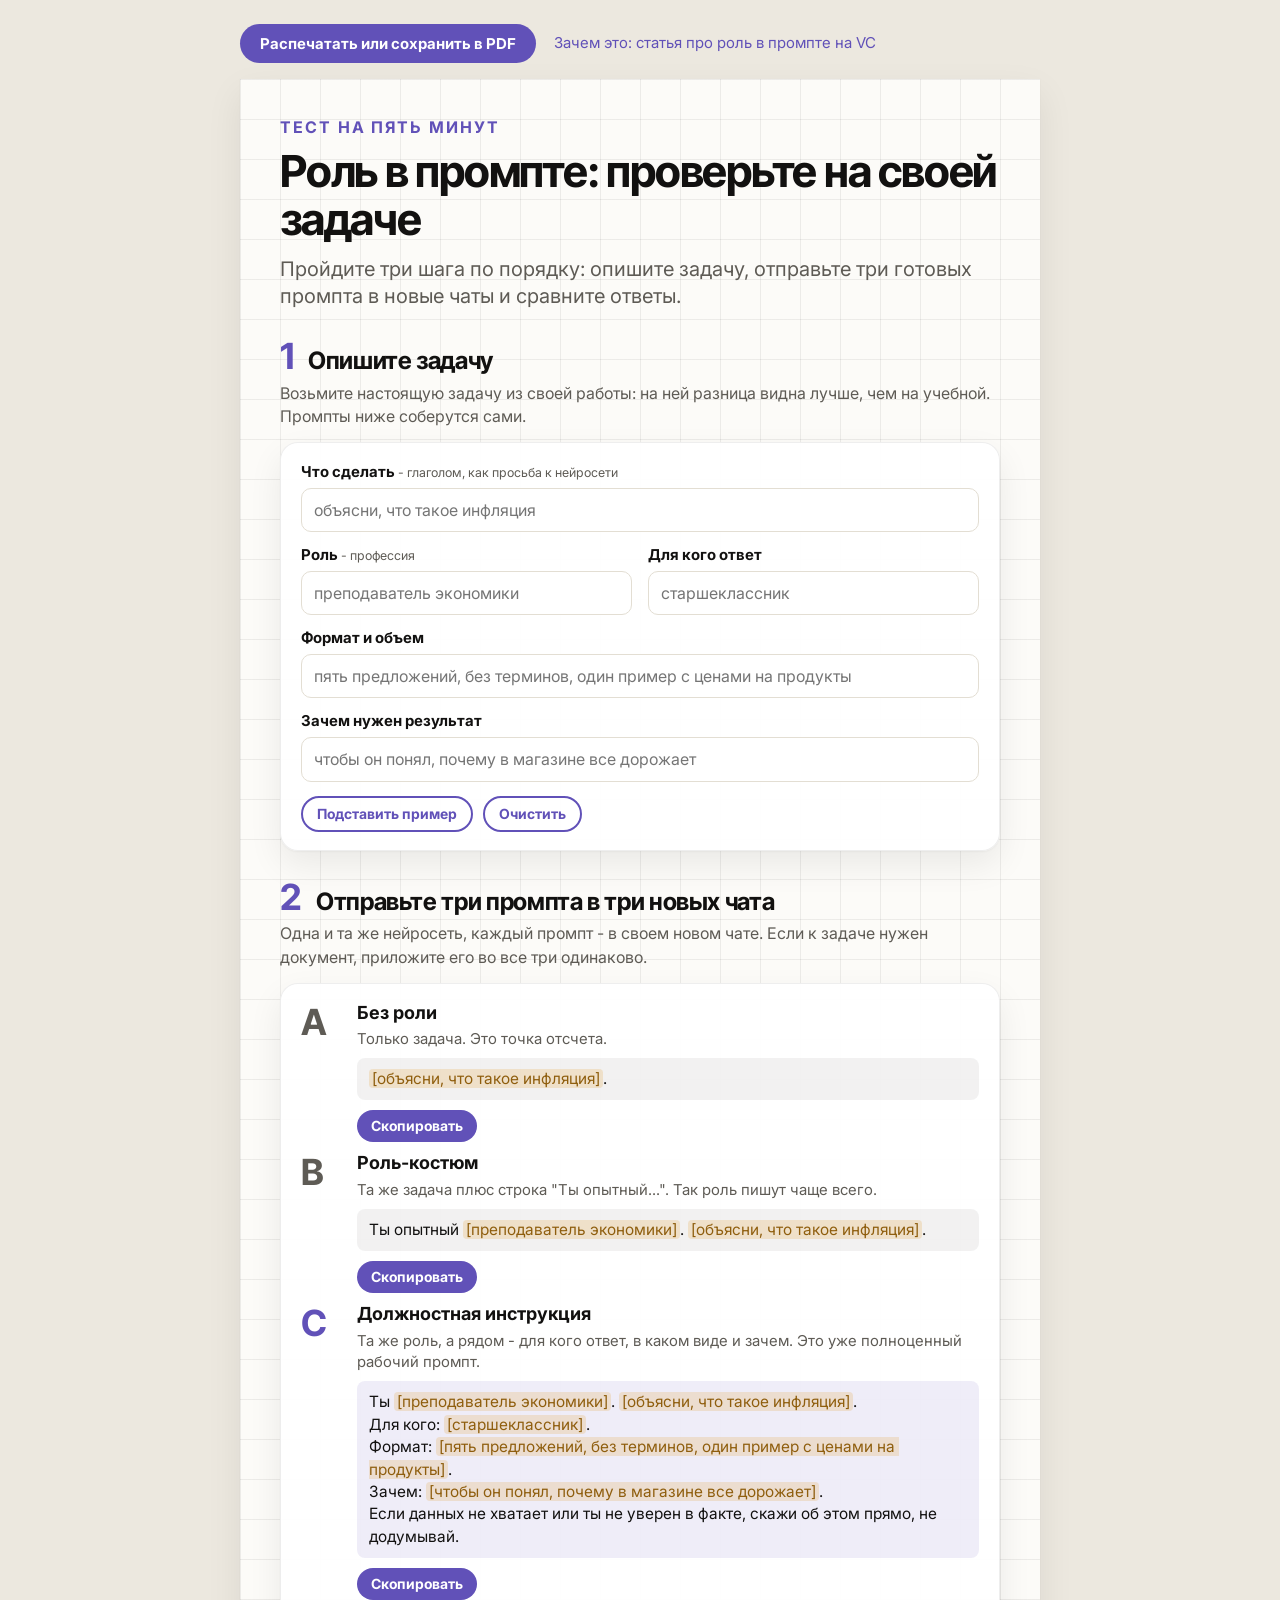
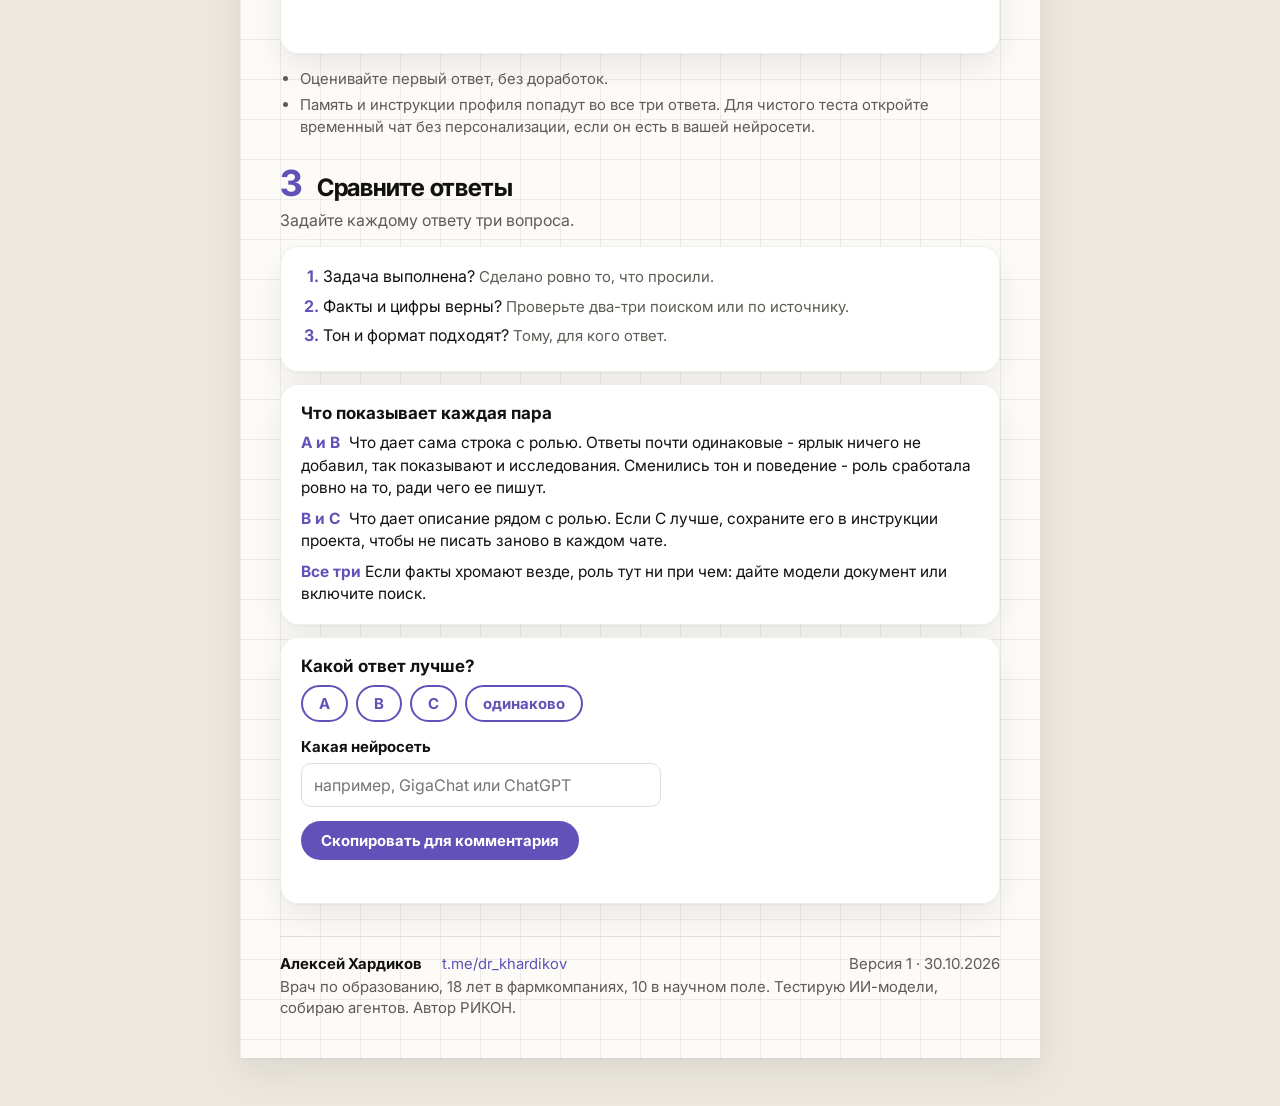
<file: guides/prompt-role-test/index.html>
<!doctype html>
<html lang="ru" class="so-light so-font-inter">
<head>
<meta charset="utf-8">
<meta name="viewport" content="width=device-width, initial-scale=1">
<title>Роль в промпте: тест на пять минут - Алексей Хардиков</title>
<meta name="description" content="Три промпта, три новых чата, три вопроса: проверьте, что роль меняет в ответах вашей нейросети.">
<meta property="og:type" content="article">
<meta property="og:site_name" content="lab - Алексей Хардиков">
<meta property="og:url" content="https://solameer.github.io/lab/guides/prompt-role-test/">
<meta property="og:title" content="Роль в промпте: тест на пять минут">
<meta property="og:description" content="Три промпта, три чата, три вопроса. Видно, что дает роль.">
<meta property="og:image" content="https://solameer.github.io/lab/guides/prompt-role-test/preview.png">
<meta property="og:image:width" content="1200">
<meta property="og:image:height" content="630">
<!-- Значения - из tokens.css (копия кита "Второе мнение"), в странице только раскладка -->
<link rel="stylesheet" href="../../tokens.css">
<link rel="stylesheet" href="../../fonts.css">
<style>
  :root{color-scheme:light}
  *{box-sizing:border-box}
  html{-webkit-text-size-adjust:100%}
  body{margin:0;background:var(--so-desk);color:var(--so-ink);font:400 16px/1.45 var(--so-text);
       -webkit-font-smoothing:antialiased;text-rendering:optimizeLegibility;
       padding:24px 16px 48px}

  .toolbar{width:800px;max-width:100%;margin:0 auto 16px;display:flex;flex-wrap:wrap;gap:10px 18px;align-items:center}
  .btn{font:700 15px/1 var(--so-text);color:var(--so-on-acc);background:var(--so-acc);border:0;border-radius:999px;
       padding:12px 20px;cursor:pointer}
  .btn:hover{background:color-mix(in srgb,var(--so-acc),#000 14%)}
  .btn.ghost{background:transparent;color:var(--so-acc);border:2px solid var(--so-acc);padding:10px 18px}
  .btn.ghost:hover{background:var(--so-acc-chip)}
  .btn.small{font-size:14px;padding:9px 14px}
  .btn:focus-visible,.pick button:focus-visible,input:focus-visible{outline:3px solid var(--so-acc);outline-offset:2px}
  .toolbar a{font-size:15px;color:var(--so-acc);text-decoration:none;border-bottom:1px solid transparent}
  .toolbar a:hover{border-bottom-color:var(--so-acc)}

  .sheet{width:800px;max-width:100%;margin:0 auto;padding:40px;
         background-color:var(--so-bg);
         background-image:linear-gradient(var(--so-grid-line) 1px,transparent 1px),
                          linear-gradient(90deg,var(--so-grid-line) 1px,transparent 1px);
         background-size:40px 40px;box-shadow:var(--so-lift)}

  header{margin-bottom:28px}
  .kicker{font:700 16px/1 var(--so-text);letter-spacing:.12em;text-transform:uppercase;color:var(--so-acc);margin:0 0 12px}
  h1{font:700 44px/1.1 var(--so-disp);letter-spacing:var(--so-track);margin:0 0 12px}
  .sub{font-size:20px;line-height:1.35;color:var(--so-muted);margin:0}

  .step{margin:0 0 28px}
  .step-h{display:flex;gap:14px;align-items:baseline;margin:0 0 6px}
  .num{font:700 36px/1 var(--so-disp);color:var(--so-acc)}
  h2{font:700 24px/1.2 var(--so-disp);letter-spacing:-.015em;margin:0}
  .lead{color:var(--so-muted);margin:0 0 14px}

  .card{background:var(--so-surf);border:1px solid var(--so-cardline);border-radius:var(--so-radius-card);
        padding:18px 20px;box-shadow:var(--so-lift)}
  .card+.card{margin-top:12px}
  .fields{display:grid;grid-template-columns:1fr 1fr;gap:12px 16px}
  .fields .wide{grid-column:1/-1}
  label.f{display:block;font-weight:700;font-size:15px;margin:0 0 5px}
  label.f small{font-weight:400;color:var(--so-muted)}
  input[type=text]{width:100%;font:400 16px/1.4 var(--so-text);color:var(--so-ink);background:var(--so-surf);
        border:1.5px solid var(--so-line);border-radius:10px;padding:10px 12px}
  .row-btns{display:flex;flex-wrap:wrap;gap:10px;margin-top:14px}

  .prompts{display:flex;flex-direction:column;gap:10px}
  .pr{display:grid;grid-template-columns:44px 1fr;column-gap:12px;align-items:start}
  .pr .letter{font:700 36px/1 var(--so-disp);color:var(--so-acc);margin-top:2px}
  .pr.b .letter{color:var(--so-muted)}
  .pr h3{font:700 18px/1.25 var(--so-text);margin:0 0 4px}
  .pr .what{font-size:15px;color:var(--so-muted);margin:0 0 8px}
  .pr pre{margin:0 0 10px;white-space:pre-wrap;word-break:break-word;font:400 15.5px/1.45 var(--so-text);
          background:var(--so-acc-chip);border-radius:8px;padding:10px 12px}
  .pr.b pre{background:var(--so-chip)}
  .pr pre .gap{color:var(--so-acc2-text);background:var(--so-acc2-chip);border-radius:4px;padding:0 3px}

  .tips{margin:14px 0 0;padding:0 0 0 20px;font-size:15px;color:var(--so-muted)}
  .tips li{margin:0 0 4px}

  .qs{margin:0;padding:0 0 0 22px}
  .qs li{margin:0 0 6px}
  .qs li::marker{font-weight:700;color:var(--so-acc)}
  .qs small{color:var(--so-muted);font-size:15px}

  h3.small{font:700 17px/1.25 var(--so-text);margin:0 0 8px}
  .pairs{margin:0;padding:0;list-style:none;display:flex;flex-direction:column;gap:8px;font-size:15.5px}
  .pairs b{display:inline-block;min-width:44px;color:var(--so-acc)}

  .pick{display:flex;flex-wrap:wrap;gap:8px;margin:0 0 14px}
  .pick button{font:700 15px/1 var(--so-text);color:var(--so-acc);background:var(--so-surf);border:2px solid var(--so-acc);
               border-radius:999px;padding:9px 16px;cursor:pointer}
  .pick button[aria-pressed=true]{background:var(--so-acc);color:var(--so-on-acc)}
  .model{max-width:360px}

  .toast{font-size:14px;color:var(--so-acc);min-height:1.2em;margin:8px 0 0}

  footer{margin-top:32px;padding-top:16px;border-top:1px solid var(--so-line);display:flex;flex-wrap:wrap;gap:2px 20px;align-items:baseline;
         font-size:15px;line-height:1.4;color:var(--so-muted)}
  footer .who{color:var(--so-ink);font-weight:700}
  footer .sig{flex:1 1 100%;order:3}
  footer .ver{margin-left:auto}
  footer a{color:var(--so-acc);text-decoration:none}

  /* телефон: колонка, поля в один столбец */
  @media (max-width:640px){
    body{padding:0 0 32px;background:var(--so-bg)}
    .toolbar{padding:14px 16px 0}
    .sheet{padding:24px 16px;box-shadow:none}
    h1{font-size:32px} .sub{font-size:17px}
    .fields{grid-template-columns:1fr}
    .card{padding:14px}
    .pr{grid-template-columns:30px 1fr;column-gap:8px}
    .pr .letter{font-size:28px}
  }

  /* печать: заполненные промпты и вопросы на бумаге, без кнопок */
  @page{size:A4;margin:12mm 14mm}
  @media print{
    *{-webkit-print-color-adjust:exact;print-color-adjust:exact}
    html,body{background:#fff}
    body{padding:0;font-size:10.5pt}
    .toolbar,.row-btns,.copy,.toast,.share{display:none}
    .sheet{width:auto;max-width:none;padding:0;background:#fff;box-shadow:none}
    .card{box-shadow:none;break-inside:avoid}
    .step{break-inside:avoid}
    h1{font-size:24pt} .sub{font-size:12pt}
    footer a::after{content:""}
  }
</style>
</head>
<body>

<div class="toolbar">
  <button class="btn" type="button" onclick="window.print()">Распечатать или сохранить в PDF</button>
  <a id="article-link" href="https://vc.ru/ai/3232411-rol-neyroseti-v-promptakh">Зачем это: статья про роль в промпте на VC</a>
</div>

<main class="sheet">
<header>
  <p class="kicker">Тест на пять минут</p>
  <h1>Роль в промпте: проверьте на своей задаче</h1>
  <p class="sub">Пройдите три шага по порядку: опишите задачу, отправьте три готовых промпта в новые чаты и сравните ответы.</p>
</header>

<section class="step">
  <div class="step-h"><span class="num">1</span><h2>Опишите задачу</h2></div>
  <p class="lead">Возьмите настоящую задачу из своей работы: на ней разница видна лучше, чем на учебной. Промпты ниже соберутся сами.</p>
  <div class="card">
    <div class="fields">
      <div class="wide">
        <label class="f" for="task">Что сделать <small>- глаголом, как просьба к нейросети</small></label>
        <input type="text" id="task" placeholder="объясни, что такое инфляция">
      </div>
      <div>
        <label class="f" for="role">Роль <small>- профессия</small></label>
        <input type="text" id="role" placeholder="преподаватель экономики">
      </div>
      <div>
        <label class="f" for="reader">Для кого ответ</label>
        <input type="text" id="reader" placeholder="старшеклассник">
      </div>
      <div class="wide">
        <label class="f" for="format">Формат и объем</label>
        <input type="text" id="format" placeholder="пять предложений, без терминов, один пример с ценами на продукты">
      </div>
      <div class="wide">
        <label class="f" for="why">Зачем нужен результат</label>
        <input type="text" id="why" placeholder="чтобы он понял, почему в магазине все дорожает">
      </div>
    </div>
    <div class="row-btns">
      <button class="btn ghost small" type="button" id="fill">Подставить пример</button>
      <button class="btn ghost small" type="button" id="clear">Очистить</button>
    </div>
  </div>
</section>

<section class="step">
  <div class="step-h"><span class="num">2</span><h2>Отправьте три промпта в три новых чата</h2></div>
  <p class="lead">Одна и та же нейросеть, каждый промпт - в своем новом чате. Если к задаче нужен документ, приложите его во все три одинаково.</p>
  <div class="card prompts">
    <div class="pr b">
      <div class="letter" aria-hidden="true">A</div>
      <div>
        <h3>Без роли</h3>
        <p class="what">Только задача. Это точка отсчета.</p>
        <pre id="pA"></pre>
        <button class="btn small copy" type="button" data-copy="pA">Скопировать</button>
      </div>
    </div>
    <div class="pr b">
      <div class="letter" aria-hidden="true">B</div>
      <div>
        <h3>Роль-костюм</h3>
        <p class="what">Та же задача плюс строка "Ты опытный...". Так роль пишут чаще всего.</p>
        <pre id="pB"></pre>
        <button class="btn small copy" type="button" data-copy="pB">Скопировать</button>
      </div>
    </div>
    <div class="pr">
      <div class="letter" aria-hidden="true">C</div>
      <div>
        <h3>Должностная инструкция</h3>
        <p class="what">Та же роль, а рядом - для кого ответ, в каком виде и зачем. Это уже полноценный рабочий промпт.</p>
        <pre id="pC"></pre>
        <button class="btn small copy" type="button" data-copy="pC">Скопировать</button>
      </div>
    </div>
    <p class="toast" id="toast1" aria-live="polite"></p>
  </div>
  <ul class="tips">
    <li>Оценивайте первый ответ, без доработок.</li>
    <li>Память и инструкции профиля попадут во все три ответа. Для чистого теста откройте временный чат без персонализации, если он есть в вашей нейросети.</li>
  </ul>
</section>

<section class="step">
  <div class="step-h"><span class="num">3</span><h2>Сравните ответы</h2></div>
  <p class="lead">Задайте каждому ответу три вопроса.</p>
  <div class="card">
    <ol class="qs">
      <li>Задача выполнена? <small>Сделано ровно то, что просили.</small></li>
      <li>Факты и цифры верны? <small>Проверьте два-три поиском или по источнику.</small></li>
      <li>Тон и формат подходят? <small>Тому, для кого ответ.</small></li>
    </ol>
  </div>
  <div class="card">
    <h3 class="small">Что показывает каждая пара</h3>
    <ul class="pairs">
      <li><b>A и B</b> Что дает сама строка с ролью. Ответы почти одинаковые - ярлык ничего не добавил, так показывают и исследования. Сменились тон и поведение - роль сработала ровно на то, ради чего ее пишут.</li>
      <li><b>B и C</b> Что дает описание рядом с ролью. Если C лучше, сохраните его в инструкции проекта, чтобы не писать заново в каждом чате.</li>
      <li><b>Все три</b> Если факты хромают везде, роль тут ни при чем: дайте модели документ или включите поиск.</li>
    </ul>
  </div>
  <div class="card share">
    <h3 class="small">Какой ответ лучше?</h3>
    <div class="pick" role="group" aria-label="Лучший ответ">
      <button type="button" data-best="A" aria-pressed="false">A</button>
      <button type="button" data-best="B" aria-pressed="false">B</button>
      <button type="button" data-best="C" aria-pressed="false">C</button>
      <button type="button" data-best="=" aria-pressed="false">одинаково</button>
    </div>
    <div class="model">
      <label class="f" for="model">Какая нейросеть</label>
      <input type="text" id="model" placeholder="например, GigaChat или ChatGPT">
    </div>
    <div class="row-btns">
      <button class="btn" type="button" id="copyResult">Скопировать для комментария</button>
    </div>
    <p class="toast" id="toast2" aria-live="polite"></p>
  </div>
</section>

<footer>
  <span class="who">Алексей Хардиков</span>
  <a href="https://t.me/dr_khardikov">t.me/dr_khardikov</a>
  <span class="ver">Версия 1 · 30.10.2026</span>
  <span class="sig">Врач по образованию, 18 лет в фармкомпаниях, 10 в научном поле. Тестирую ИИ-модели, собираю агентов. Автор РИКОН.</span>
</footer>
</main>

<script>
// Промпты собираются из полей по шаблону, прямо в браузере: никакой модели и никаких запросов в сеть
const ids = ["task", "role", "reader", "format", "why"];
const example = {
  task: "объясни, что такое инфляция",
  role: "преподаватель экономики",
  reader: "старшеклассник",
  format: "пять предложений, без терминов, один пример с ценами на продукты",
  why: "чтобы он понял, почему в магазине все дорожает"
};
const el = id => document.getElementById(id);

// Незаполненное поле показывается подсказкой в квадратных скобках
function val(id) {
  const v = el(id).value.trim().replace(/[.\s]+$/, "");
  return v ? {text: v, gap: false} : {text: "[" + el(id).placeholder + "]", gap: true};
}
function cap(s) { return s.charAt(0).toUpperCase() + s.slice(1); }
function esc(s) { return s.replace(/[&<>"]/g, c => ({"&": "&amp;", "<": "&lt;", ">": "&gt;", '"': "&quot;"}[c])); }
function part(p, capital) {
  const t = esc(capital ? cap(p.text) : p.text);
  return p.gap ? '<span class="gap">' + t + "</span>" : t;
}

function render() {
  const task = val("task"), role = val("role"), reader = val("reader"), format = val("format"), why = val("why");
  el("pA").innerHTML = part(task, true) + ".";
  el("pB").innerHTML = "Ты опытный " + part(role) + ". " + part(task, true) + ".";
  el("pC").innerHTML =
    "Ты " + part(role) + ". " + part(task, true) + ".\n" +
    "Для кого: " + part(reader) + ".\n" +
    "Формат: " + part(format) + ".\n" +
    "Зачем: " + part(why) + ".\n" +
    "Если данных не хватает или ты не уверен в факте, скажи об этом прямо, не додумывай.";
}
ids.forEach(id => el(id).addEventListener("input", render));
el("fill").addEventListener("click", () => { ids.forEach(id => el(id).value = example[id]); render(); });
el("clear").addEventListener("click", () => { ids.forEach(id => el(id).value = ""); render(); el("task").focus(); });

async function copyText(text, toastId, msg) {
  try { await navigator.clipboard.writeText(text); }
  catch (e) {
    // запасной путь для старых браузеров и открытия файла с диска
    const ta = document.createElement("textarea");
    ta.value = text; document.body.appendChild(ta); ta.select();
    document.execCommand("copy"); ta.remove();
  }
  el(toastId).textContent = msg;
  setTimeout(() => el(toastId).textContent = "", 2500);
}
document.querySelectorAll(".copy").forEach(b => b.addEventListener("click", () => {
  const pre = el(b.dataset.copy);
  const gaps = pre.querySelectorAll(".gap").length;
  copyText(pre.textContent, "toast1", gaps
    ? "Скопировано. В промпте остались подсказки в скобках - замените их своими словами."
    : "Скопировано. Вставьте в новый чат.");
}));

// Итог для комментария: нейросеть, роль и какой ответ лучше - сама задача не копируется
const names = {A: "A, без роли", B: "B, роль-костюм", C: "C, должностная инструкция", "=": "разницы нет"};
let best = null;
document.querySelectorAll(".pick button").forEach(b => b.addEventListener("click", () => {
  best = best === b.dataset.best ? null : b.dataset.best;
  document.querySelectorAll(".pick button").forEach(x => x.setAttribute("aria-pressed", String(x.dataset.best === best)));
}));
el("copyResult").addEventListener("click", () => {
  const model = el("model").value.trim() || "[нейросеть]";
  const role = el("role").value.trim() || "[роль]";
  const text = "Тест роли в промпте. Нейросеть: " + model + ". Роль: " + role + ". Лучший ответ: " + (best ? names[best] : "[A, B или C]") + ".";
  copyText(text, "toast2", "Скопировано. Саму задачу в результат не кладу - допишите, если хотите.");
});

render();
</script>
</body>
</html>
</file>
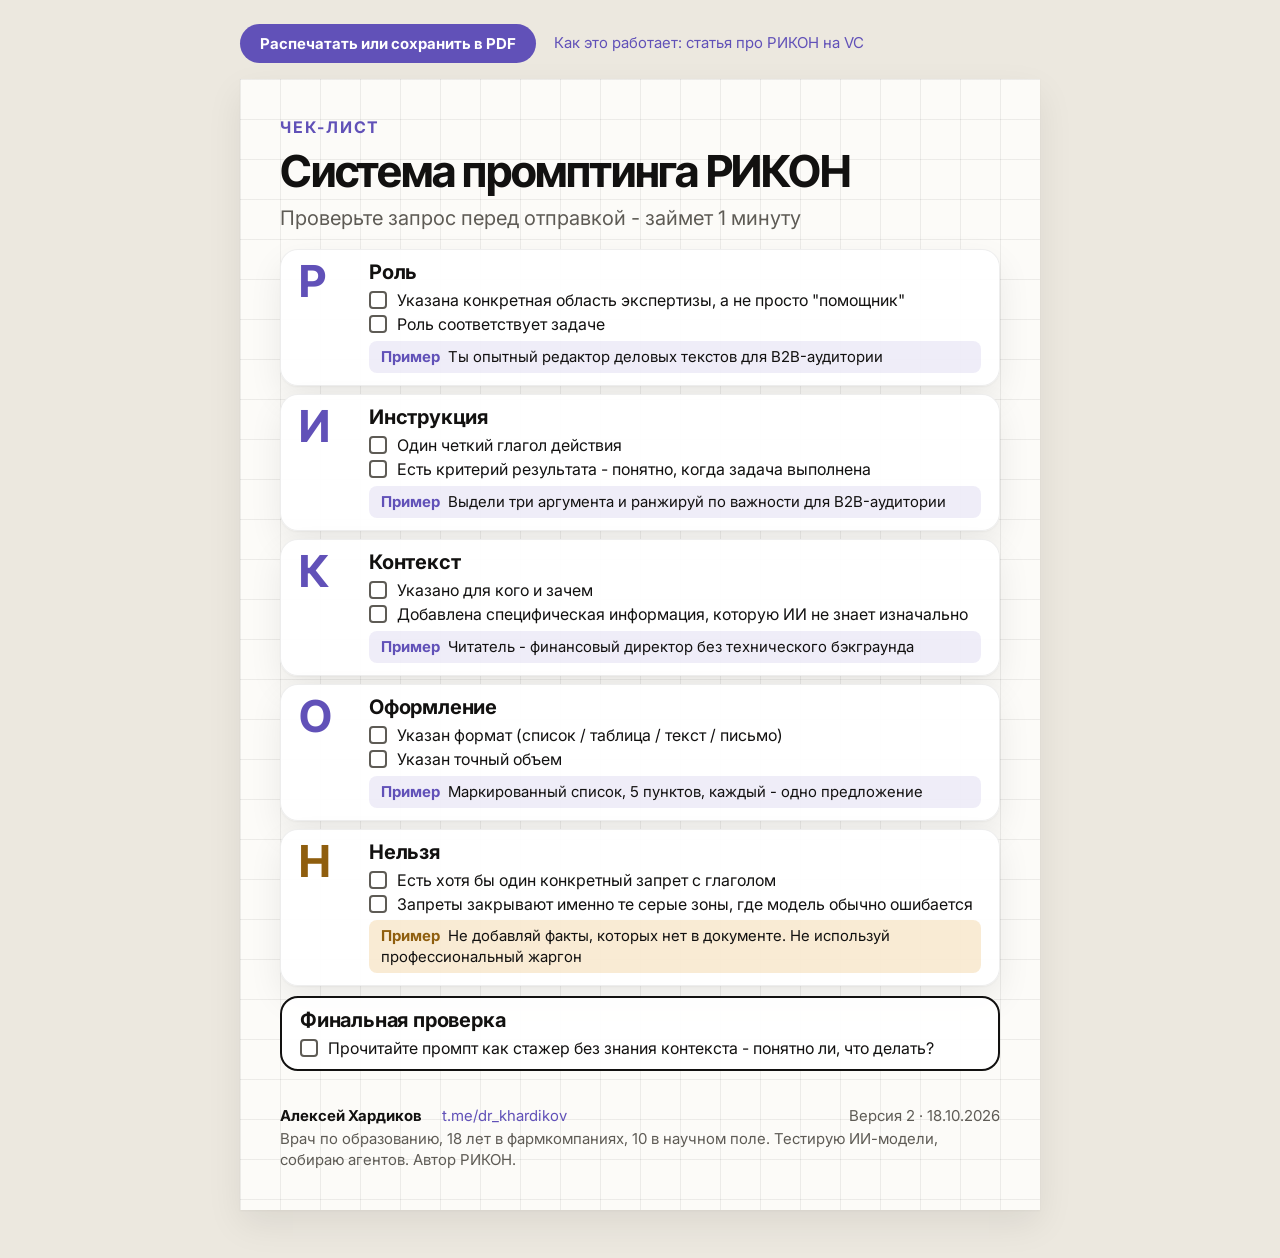
<file: guides/rikon-checklist/index.html>
<!doctype html>
<html lang="ru" class="so-light so-font-inter">
<head>
<meta charset="utf-8">
<meta name="viewport" content="width=device-width, initial-scale=1">
<title>Чек-лист РИКОН - Алексей Хардиков</title>
<meta name="description" content="Пять блоков, по два вопроса на каждый и пример строки: проверка запроса к нейросети перед отправкой занимает минуту.">
<meta property="og:type" content="article">
<meta property="og:site_name" content="lab - Алексей Хардиков">
<meta property="og:url" content="https://solameer.github.io/lab/guides/rikon-checklist/">
<meta property="og:title" content="Чек-лист РИКОН: проверьте запрос перед отправкой">
<meta property="og:description" content="Пять блоков, по два вопроса на каждый и пример строки. Проверка занимает минуту.">
<meta property="og:image" content="https://solameer.github.io/lab/guides/rikon-checklist/preview.png">
<meta property="og:image:width" content="1200">
<meta property="og:image:height" content="630">
<!-- Значения - из tokens.css (копия кита "Второе мнение"), в странице только раскладка -->
<link rel="stylesheet" href="../../tokens.css">
<link rel="stylesheet" href="../../fonts.css">
<style>

  :root{color-scheme:light}
  *{box-sizing:border-box}
  html{-webkit-text-size-adjust:100%}
  body{margin:0;background:var(--so-desk);color:var(--so-ink);font:400 16px/1.35 var(--so-text);
       -webkit-font-smoothing:antialiased;text-rendering:optimizeLegibility;
       padding:24px 16px 48px}

  .toolbar{width:800px;max-width:100%;margin:0 auto 16px;display:flex;flex-wrap:wrap;gap:10px 18px;align-items:center}
  .btn{font:700 15px/1 var(--so-text);color:var(--so-on-acc);background:var(--so-acc);border:0;border-radius:999px;
       padding:12px 20px;cursor:pointer}
  .btn:hover{background:color-mix(in srgb,var(--so-acc),#000 14%)}
  .btn:focus-visible,.chk input:focus-visible+.box{outline:3px solid var(--so-acc);outline-offset:2px}
  .toolbar a{font-size:15px;color:var(--so-acc);text-decoration:none;border-bottom:1px solid transparent}
  .toolbar a:hover{border-bottom-color:var(--so-acc)}

  /* лист: 800 px шириной, пропорции A4 */
  .sheet{width:800px;max-width:100%;margin:0 auto;aspect-ratio:210/297;padding:40px;
         background-color:var(--so-bg);
         background-image:linear-gradient(var(--so-grid-line) 1px,transparent 1px),
                          linear-gradient(90deg,var(--so-grid-line) 1px,transparent 1px);
         background-size:40px 40px;
         display:flex;flex-direction:column;box-shadow:var(--so-lift)}

  header{margin-bottom:18px}
  .kicker{font:700 16px/1 var(--so-text);letter-spacing:.12em;text-transform:uppercase;color:var(--so-acc);margin:0 0 12px}
  h1{font:700 44px/1.1 var(--so-disp);letter-spacing:var(--so-track);margin:0 0 10px}
  .sub{font-size:20px;line-height:1.3;color:var(--so-muted);margin:0}

  .blocks{display:flex;flex-direction:column;gap:8px}
  .card{display:grid;grid-template-columns:56px 1fr;column-gap:14px;align-items:start;
        background:var(--so-surf);border:1px solid var(--so-cardline);border-radius:var(--so-radius-card);
        padding:10px 18px 12px;box-shadow:var(--so-lift)}
  .letter{font:700 44px/1 var(--so-disp);color:var(--so-acc);margin-top:-1px}
  .n .letter{color:var(--so-acc2-text)}
  h2{font:700 20px/1.2 var(--so-text);letter-spacing:-.01em;margin:0 0 6px}
  .chk{display:flex;gap:10px;align-items:flex-start;margin:0 0 3px;cursor:pointer;font-size:16px;line-height:1.3}
  .chk input{position:absolute;opacity:0;width:0;height:0}
  .box{flex:none;width:18px;height:18px;margin-top:1px;border:2px solid var(--so-muted);border-radius:4px;
       background:var(--so-surf);position:relative}
  .chk input:checked+.box{background:var(--so-acc);border-color:var(--so-acc)}
  .chk input:checked+.box::after{content:"";position:absolute;left:4px;top:0;width:5px;height:10px;
       border:solid var(--so-on-acc);border-width:0 2px 2px 0;transform:rotate(45deg)}
  .ex{margin:6px 0 0;padding:6px 12px;border-radius:8px;background:var(--so-acc-chip);font-size:15px;line-height:1.35}
  .ex b{color:var(--so-tint-ink);font-weight:700;margin-right:8px}
  .n .ex{background:var(--so-acc2-chip)} .n .ex b{color:var(--so-acc2-text)}

  .final{margin-top:10px;background:var(--so-surf);border:2px solid var(--so-ink);border-radius:var(--so-radius-card);padding:10px 18px 10px}
  .final h2{margin-bottom:6px}
  .final .chk{margin:0}

  footer{margin-top:auto;padding-top:16px;display:flex;flex-wrap:wrap;gap:2px 20px;align-items:baseline;
         font-size:15px;line-height:1.4;color:var(--so-muted)}
  footer .who{color:var(--so-ink);font-weight:700}
  footer .sig{flex:1 1 100%;order:3}
  footer .ver{margin-left:auto}
  footer a{color:var(--so-acc);text-decoration:none}

  /* телефон: колонка без фиксированных пропорций */
  @media (max-width:640px){
    body{padding:0 0 32px;background:var(--so-bg)}
    .toolbar{padding:14px 16px 0}
    .sheet{aspect-ratio:auto;padding:24px 16px;box-shadow:none}
    h1{font-size:34px} .sub{font-size:17px}
    .card{grid-template-columns:40px 1fr;column-gap:10px;padding:12px 14px}
    .letter{font-size:34px}
  }

  /* режим картинки: #png в адресе - лист без обвязки, ровно 800 px */
  html.png body{padding:0;background:var(--so-bg)}
  html.png .toolbar{display:none}
  html.png .sheet{box-shadow:none;width:800px;height:1131px;aspect-ratio:auto}
  html.png .card,html.png .final{box-shadow:none}

  /* печать: отдельный носитель, размеры в пунктах, цель - один лист A4 */
  @page{size:A4;margin:12mm 14mm}
  @media print{
    *{-webkit-print-color-adjust:exact;print-color-adjust:exact}
    html,body{background:#fff}
    body{padding:0;font-size:11.5pt}
    .toolbar{display:none}
    .sheet{width:auto;max-width:none;aspect-ratio:auto;padding:0;background:#fff;box-shadow:none;display:block}
    header{margin-bottom:14pt}
    .kicker{font-size:9pt;margin-bottom:6pt}
    h1{font-size:25pt;margin-bottom:5pt}
    .sub{font-size:12.5pt}
    .blocks{gap:7pt}
    .card{grid-template-columns:34pt 1fr;column-gap:9pt;padding:7pt 11pt 8pt;border-radius:8pt;box-shadow:none;break-inside:avoid}
    .letter{font-size:28pt}
    h2{font-size:13.5pt;margin-bottom:4pt}
    .chk{font-size:11.5pt;margin-bottom:2.5pt;gap:7pt}
    .box{width:11pt;height:11pt;margin-top:1.5pt;border-width:1.3pt;border-radius:2pt}
    .chk input:checked+.box::after{left:2.4pt;top:0;width:3pt;height:6pt;border-width:0 1.3pt 1.3pt 0}
    .ex{font-size:10.5pt;margin-top:5pt;padding:3.5pt 8pt;border-radius:5pt}
    .final{margin-top:8pt;padding:7pt 11pt;border-width:1.3pt;border-radius:8pt}
    footer{margin-top:12pt;padding-top:0;font-size:9pt}
    footer a::after{content:""}
  }
</style>
</head>
<body>
<script>if(location.hash==='#png')document.documentElement.className='png'</script>

<div class="toolbar">
  <button class="btn" type="button" onclick="window.print()">Распечатать или сохранить в PDF</button>
  <a href="https://vc.ru/ai/2920905-rikon-effektivnyj-prompting-dlja-raboty-s-ii">Как это работает: статья про РИКОН на VC</a>
</div>

<main class="sheet">
<header>
  <p class="kicker">Чек-лист</p>
  <h1>Система промптинга РИКОН</h1>
  <p class="sub">Проверьте запрос перед отправкой&nbsp;- займет 1 минуту</p>
</header>

<div class="blocks">
  <section class="card">
    <div class="letter" aria-hidden="true">Р</div>
    <div>
      <h2>Роль</h2>
      <label class="chk"><input type="checkbox"><span class="box"></span><span>Указана конкретная область экспертизы, а не просто "помощник"</span></label>
      <label class="chk"><input type="checkbox"><span class="box"></span><span>Роль соответствует задаче</span></label>
      <p class="ex"><b>Пример</b>Ты опытный редактор деловых текстов для B2B-аудитории</p>
    </div>
  </section>

  <section class="card">
    <div class="letter" aria-hidden="true">И</div>
    <div>
      <h2>Инструкция</h2>
      <label class="chk"><input type="checkbox"><span class="box"></span><span>Один четкий глагол действия</span></label>
      <label class="chk"><input type="checkbox"><span class="box"></span><span>Есть критерий результата&nbsp;- понятно, когда задача выполнена</span></label>
      <p class="ex"><b>Пример</b>Выдели три аргумента и ранжируй по важности для B2B-аудитории</p>
    </div>
  </section>

  <section class="card">
    <div class="letter" aria-hidden="true">К</div>
    <div>
      <h2>Контекст</h2>
      <label class="chk"><input type="checkbox"><span class="box"></span><span>Указано для кого и зачем</span></label>
      <label class="chk"><input type="checkbox"><span class="box"></span><span>Добавлена специфическая информация, которую ИИ не знает изначально</span></label>
      <p class="ex"><b>Пример</b>Читатель&nbsp;- финансовый директор без технического бэкграунда</p>
    </div>
  </section>

  <section class="card">
    <div class="letter" aria-hidden="true">О</div>
    <div>
      <h2>Оформление</h2>
      <label class="chk"><input type="checkbox"><span class="box"></span><span>Указан формат (список / таблица / текст / письмо)</span></label>
      <label class="chk"><input type="checkbox"><span class="box"></span><span>Указан точный объем</span></label>
      <p class="ex"><b>Пример</b>Маркированный список, 5 пунктов, каждый&nbsp;- одно предложение</p>
    </div>
  </section>

  <section class="card n">
    <div class="letter" aria-hidden="true">Н</div>
    <div>
      <h2>Нельзя</h2>
      <label class="chk"><input type="checkbox"><span class="box"></span><span>Есть хотя бы один конкретный запрет с глаголом</span></label>
      <label class="chk"><input type="checkbox"><span class="box"></span><span>Запреты закрывают именно те серые зоны, где модель обычно ошибается</span></label>
      <p class="ex"><b>Пример</b>Не добавляй факты, которых нет в документе. Не используй профессиональный жаргон</p>
    </div>
  </section>
</div>

<section class="final">
  <h2>Финальная проверка</h2>
  <label class="chk"><input type="checkbox"><span class="box"></span><span>Прочитайте промпт как стажер без знания контекста&nbsp;- понятно ли, что делать?</span></label>
</section>

<footer>
  <span class="who">Алексей Хардиков</span>
  <a href="https://t.me/dr_khardikov">t.me/dr_khardikov</a>
  <span class="ver">Версия 2 · 18.10.2026</span>
  <span class="sig">Врач по образованию, 18 лет в фармкомпаниях, 10 в научном поле. Тестирую ИИ-модели, собираю агентов. Автор РИКОН.</span>
</footer>
</main>
</body>
</html>
</file>
<file: tokens.css>
/* ============================================================================
   Второе мнение - визуальные токены
   Единственный источник значений. Всё остальное в ките ссылается сюда,
   своих чисел не заводит. Правка цвета, кегля или шага - только здесь.

   Версия 1.3 · 08.11.2026 (приглушённый фиолетовый, непрозрачные карточки,
   сетка без затухания, плашки и маркер; история - decisions-log.md)
   ============================================================================ */

:root {
  /* ---- Холст и сетка ------------------------------------------------------
     Шаг 80 выбран потому, что 1280 и 720 делятся на него нацело: обрезков по
     краям нет. Все опорные величины кратны шагу.                            */
  --so-canvas-w: 1280px;
  --so-canvas-h: 720px;
  --so-grid: 80px;
  --so-pad: 80px;          /* боковые поля: край колонки на линии сетки      */
  --so-band-h: 80px;       /* полоса меню, когда включена                    */
  --so-foot-y: 640px;      /* верх подвала                                   */
  --so-illo-w: 400px;      /* слот иллюстрации: края на 800 и 1200           */
  --so-illo-h: 500px;

  /* ---- Шрифты -------------------------------------------------------------
     Два набора. Arial - для PPTX и всего, что уходит редактируемым файлом:
     он есть везде без исключений. Inter - для HTML-витрин, одностраничников
     и PDF, которые чужие руки не правят.
     Переключается классом .so-font-arial / .so-font-inter на корне слайда.  */
  --so-font-arial-disp: Arial, Helvetica, sans-serif;
  --so-font-arial-text: Arial, Helvetica, sans-serif;
  --so-font-arial-track: -0.022em;   /* Arial плотнее, трекинг мягче         */

  --so-font-inter-disp: "Inter Tight", "Inter", Arial, sans-serif;
  --so-font-inter-text: "Inter", Arial, sans-serif;
  --so-font-inter-track: -0.028em;

  /* ---- Кегли --------------------------------------------------------------
     Служебный слой не мельче 15: проверено на проекторе и в сжатии Zoom.    */
  --so-size-title: 48px;   /* заголовок титула и финала. Было 66: 15.10.2026
                              приведено к шаблону PPTX, в токены не дошло    */
  --so-size-h1: 44px;      /* заголовок содержательного экрана, не длиннее
                              двух строк. Было 54, то же решение 15.10       */
  --so-size-lead: 21px;
  --so-size-body: 20px;
  --so-size-label: 17px;   /* подпись типа, пилюля меню                      */
  --so-size-meta: 15px;    /* подвал, служебное. Ниже не опускаться          */
  --so-size-kick: 16px;    /* надрубрика, капсом                            */
  --so-kick-track: .12em;  /* было .2em - на 15px капсом читалось разреженно
                              и теряло массу. Полезный диапазон для мелкого
                              капса .08-.14em, за ним начинается сыпучесть   */
  --so-kick-weight: 700;   /* 600 у Arial проваливается: в семье только
                              Regular и Bold, промежуточный вес синтезируется */

  --so-lh-title: 1.1;
  --so-lh-h1: 1.1;
  --so-lh-text: 1.46;

  /* ---- Форма --------------------------------------------------------------- */
  --so-radius-card: 18px;
  --so-radius-pill: 999px;
  --so-radius-illo: 16px;
  --so-rule-w: 44px;       /* акцентная риска разделителя                    */
  --so-rule-h: 3px;

  /* ---- Моноширинный (с v1.3) ----------------------------------------------
     Только машинный текст: промпт, команда, имя файла, ответ модели. Подписи
     и надрубрики остаются Arial капсом. Consolas есть в любой Windows и в
     Office, поэтому идёт первым: PPTX правят на чужих машинах.              */
  --so-font-mono: Consolas, "JetBrains Mono", "IBM Plex Mono", ui-monospace, monospace;

  /* ---- Иконки (с v1.3) -----------------------------------------------------
     Lucide, контур, assets/icons. Плашка 40 со скруглением 11, значок 22,
     линия 1,75.                                                             */
  --so-icon: 22px;
  --so-icon-stroke: 1.75;
  --so-tile: 40px;
  --so-radius-tile: 11px;
}

/* ============================================================================
   РЕЖИМ: СВЕТЛЫЙ - основной
   Доклады, печать, раздатка, скриншоты в статьи.
   ============================================================================ */
.so-light {
  --so-bg:        #FCFBF8;
  --so-ink:       #121110;
  --so-muted:     #5E5B55;
  --so-line:      #E3DED3;
  --so-grid-line: rgba(18, 17, 16, .065);  /* v1.3: было .04 с затуханием
                                              книзу, сетка терялась     */

  --so-acc:       #6151B8;   /* состояние, движение, активное. v1.3: был
                                #6A4CE0 (HSL 70 %), на крупных деталях
                                «светился». Оттенок тот же, насыщенность
                                42 %. Контраст на фоне 6,0:1, белый на нём
                                6,2:1                                       */
  --so-acc-soft:  rgba(97, 81, 184, .40);
  --so-glow:      rgba(97, 81, 184, .18);  /* свечение из v1.2 больше не
                                              рисуется, токен оставлен
                                              для старых шаблонов        */
  --so-on-acc:    #FFFFFF;   /* текст на сплошном акценте: цифра в кружке,
                                кнопка HTML                                 */

  --so-acc2-fill: #DE9A2A;   /* второй путь: возврат, чередование           */
  --so-acc2-chip: rgba(222, 154, 42, .20);
  --so-acc2-text: #8F5E0E;   /* текстовый янтарь: тот же тон, 5,4:1 на фоне,
                                наравне с акцентом (5,45:1). Заливочный
                                янтарь как текст даёт 2,3:1 - не читается   */

  --so-surf:      rgba(255, 255, 255, .95);  /* v1.3: карточка непрозрачна.
                                                При .58 сетка шла сквозь
                                                текст и спорила с ним       */
  --so-surf-on:   rgba(255, 255, 255, .95);  /* таблица и активная карточка
                                                - та же подложка            */
  --so-cardline:  rgba(18, 17, 16, .07);
  --so-chip:      rgba(18, 17, 16, .055);    /* нейтральная плашка иконки,
                                                пилюля первой ступени       */

  --so-lift:      0 1px 2px rgba(18,17,16,.04), 0 14px 34px rgba(18,17,16,.075);
  --so-lift-on:   var(--so-lift);            /* v1.3: активная карточка -
                                                рамка, без свечения         */

  --so-gridmask:  none;      /* v1.3: сетка до самого низа. Имя оставлено,
                                чтобы старые шаблоны не ломались            */
  --so-veil:      linear-gradient(90deg, rgba(252,251,248,.97) 0%,
                    rgba(252,251,248,.86) 42%, rgba(252,251,248,.22) 100%);
  --so-topwash:   rgba(196, 178, 148, .26);  /* только титул и разделитель   */
  --so-cutshadow: rgba(18, 17, 16, .22);
  --so-bgimg:     .62;                       /* фон разделителя приглушён    */

  /* ---- Одностраничник (с v1.2) --------------------------------------------
     Жили в шаблонах РИКОН и Nutri Desk своими числами (.08 и .10), теперь
     здесь. Плашка-выноска и «стол», на котором лежит лист на экране.        */
  --so-acc-chip:  rgba(97, 81, 184, .10);   /* с v1.3 это и светлая плашка
                                                акцента: иконка, пилюля,
                                                чип «Главное»               */
  --so-desk:      #ECE8DF;

  /* ---- Плашки, маркер, штриховка, выноски (с v1.3) ------------------------ */
  --so-tint-ink:  var(--so-acc);   /* значок и текст на плашке акцента,
                                      5,4:1                                 */
  --so-mark-bg:   rgba(222, 154, 42, .26);   /* маркер: подложка янтарём,
                                                одно место на слайд          */
  --so-mark-ink:  var(--so-ink);
  --so-hatch:     rgba(18, 17, 16, .30);     /* штриховка, только графики  */
  --so-mask:      var(--so-bg);              /* узкая маска под свободным
                                                текстом поверх сетки         */
  --so-dim:       rgba(7, 8, 14, .50);       /* затемнение скриншота вокруг
                                                выноски                      */
  --so-faded:     .45;       /* узел «дальше»: прозрачность, пунктир вместо
                                карточки                                    */

  /* ---- Шкала статуса (с v1.2) ---------------------------------------------
     Не акценты бренда, а оценка: «основа / иногда / редко», «делаем / не
     делаем». Основной носитель - светлый: раздатка, памятки, итоги
     консультации. Тёмная версия - с v1.3, в блоке тёмного режима.
     Цвет всегда идёт в паре со словом или знаком (✓ ~ ✕) - при протанопии
     зелёный и терракота различаются хуже (dE ~26 у заливок против ~80 в
     норме, симуляция Machado 2009). Зелёный сдвинут к синему ради этого.
     Контраст на --so-bg: текстовые 5,4-6,1:1, заливки зелёная и терракота
     4,0 и 4,5:1 (метки и кружки, норма для графики 3:1). Правила - rules §2 */
  --so-st-go:        #3D8A70;   /* основа, можно, делаем                    */
  --so-st-go-text:   #256B52;
  --so-st-go-chip:   rgba(61, 138, 112, .12);
  --so-st-mid:       var(--so-acc2-fill);   /* иногда, с оглядкой        */
  --so-st-mid-text:  var(--so-acc2-text);
  --so-st-mid-chip:  var(--so-acc2-chip);
  --so-st-stop:      #C2502E;   /* редко, не делаем                         */
  --so-st-stop-text: #A63D24;
  --so-st-stop-chip: rgba(194, 80, 46, .10);
  /* список-«светофор» (v1.3): строка залита плашкой ступени поверх основы,
     янтарная строка легче чипа - при .20 она перевешивала две другие       */
  --so-st-row-base:  #FFFFFF;
  --so-st-mid-row:   rgba(222, 154, 42, .14);
  --so-st-label:     rgba(255, 255, 255, .75);  /* подложка метки в строке  */
}

/* ============================================================================
   РЕЖИМ: ТЁМНЫЙ - второй
   Витрины, ролики, обложки, техническая аудитория.
   ============================================================================ */
.so-dark {
  --so-bg:        #07080E;
  --so-ink:       #DDE6F2;
  --so-muted:     #93A0B4;
  --so-line:      rgba(186, 215, 247, .16);
  --so-grid-line: rgba(186, 215, 247, .09);

  --so-acc:       #8A7BD6;   /* v1.3: был #7C5CF5. Насыщенность по HSL выше,
                                чем у светлого (53 % против 42 %), намеренно:
                                светлый цвет на чёрном выглядит серее, и по
                                воспринимаемой насыщенности (OKLCH C) пара
                                так выровнена. При 45 % на тёмном акцент
                                уходил в серо-лавандовый. Контраст 5,6:1     */
  --so-acc-soft:  rgba(138, 123, 214, .45);
  --so-glow:      rgba(138, 123, 214, .22);
  --so-on-acc:    #07080E;   /* белый на #8A7BD6 даёт 3,6:1 - мало для
                                цифры 17 px. Тёмный - 5,6:1                 */

  --so-acc2-fill: #E8A33D;
  --so-acc2-chip: rgba(232, 163, 61, .18);
  --so-acc2-text: #E8A33D;   /* на тёмном заливочный янтарь читается и так  */

  --so-surf:      rgba(17, 19, 30, .96);  /* v1.3: непрозрачная, чуть
                                             светлее фона                   */
  --so-surf-on:   rgba(17, 19, 30, .96);
  --so-cardline:  rgba(186, 215, 247, .10);
  --so-chip:      rgba(199, 211, 234, .12);

  --so-lift:      inset 0 1px 1px rgba(216,236,248,.10),
                  0 16px 36px rgba(0,0,0,.45);
  --so-lift-on:   var(--so-lift);

  --so-gridmask:  none;
  --so-veil:      linear-gradient(90deg, rgba(7,8,14,.97) 0%,
                    rgba(7,8,14,.88) 40%, rgba(7,8,14,.20) 100%);
                  /* усилена 25.09: при .95/.80/.12 худший контраст светлого
                     текста на «Слоях» и «Полосах» падал до 5,7:1 - выше AA,
                     но ниже AAA. Теперь 7,4 и 7,9. Заодно обе вуали стали
                     одинаковыми по силе со светлой (.97/.86/.22)            */
  --so-topwash:   rgba(138, 123, 214, .08);  /* идёт за акцентом          */
  --so-cutshadow: rgba(0, 0, 0, .60);
  --so-bgimg:     .62;
  --so-haze:      rgba(110, 124, 190, .30);  /* засветка сверху, только тьма */

  /* ---- Плашки, маркер, штриховка, выноски (с v1.3) ------------------------ */
  --so-acc-chip:  rgba(138, 123, 214, .18);
  --so-tint-ink:  #C4BBF0;   /* на плашке акцента 8,2:1; сам акцент там
                                даёт 4,1 - для мелкого текста мало         */
  --so-mark-bg:   transparent;               /* на тёмном маркер - цвет
                                                текста, не подложка          */
  --so-mark-ink:  var(--so-acc2-fill);
  --so-hatch:     rgba(221, 230, 242, .32);
  --so-mask:      rgba(7, 8, 14, .72);  /* не сплошная: под заголовком на
                                           тёмном идёт засветка --so-haze,
                                           сплошная маска резала её полосой */
  --so-dim:       rgba(7, 8, 14, .55);
  --so-faded:     .40;

  /* ---- Шкала статуса, тёмный режим (с v1.3) -------------------------------
     Проверена на пробном листе v5: строки различаются, контраст текста
     метки к карточке 8-9,7:1. Различимость зелёной и терракотовой строки
     при протанопии на тёмном не измерена - правило «цвет только со словом
     или знаком» здесь обязательно так же, как на светлом.                 */
  --so-st-go:        #3D8A70;
  --so-st-go-text:   #7FCBAE;
  --so-st-go-chip:   rgba(61, 138, 112, .26);
  --so-st-mid:       var(--so-acc2-fill);
  --so-st-mid-text:  var(--so-acc2-text);
  --so-st-mid-chip:  var(--so-acc2-chip);
  --so-st-stop:      #D6603E;
  --so-st-stop-text: #F09378;
  --so-st-stop-chip: rgba(214, 96, 62, .22);
  --so-st-row-base:  var(--so-surf);
  --so-st-mid-row:   var(--so-st-mid-chip);
  --so-st-label:     rgba(7, 8, 14, .55);
}

/* ---- Шрифтовые наборы ---------------------------------------------------- */
.so-font-arial { --so-disp: var(--so-font-arial-disp);
                 --so-text: var(--so-font-arial-text);
                 --so-track: var(--so-font-arial-track); }
.so-font-inter { --so-disp: var(--so-font-inter-disp);
                 --so-text: var(--so-font-inter-text);
                 --so-track: var(--so-font-inter-track); }

/* ---- Зерно против бандинга -----------------------------------------------
   Накладывается только там, где есть тёплая подложка: титул и разделитель.
   Видимого эффекта нет и не должно быть - это страховка от ступеней при
   сжатии видео.                                                            */
.so-grain-url {
  --so-grain: url("data:image/svg+xml,%3Csvg xmlns='http://www.w3.org/2000/svg'%3E%3Cfilter id='n'%3E%3CfeTurbulence type='fractalNoise' baseFrequency='.85' numOctaves='2' stitchTiles='stitch'/%3E%3C/filter%3E%3Crect width='100%25' height='100%25' filter='url(%23n)'/%3E%3C/svg%3E");
}
</file>
<file: fonts.css>
/* Inter и Inter Tight, подрезаны до латиницы и кириллицы (Inter 400 и 700, Inter Tight 700), вшиты:
   ноль шрифтов из сети. Лицензия SIL OFL 1.1 - fonts-OFL.txt рядом. Подключают витрина и протокол 3D-теста. */
@font-face{font-family:"Inter";font-weight:400;font-style:normal;src:url([data-uri]) format("woff2")}
@font-face{font-family:"Inter";font-weight:700;font-style:normal;src:url([data-uri]) format("woff2")}
@font-face{font-family:"Inter Tight";font-weight:700;font-style:normal;src:url([data-uri]) format("woff2")}
</file>
